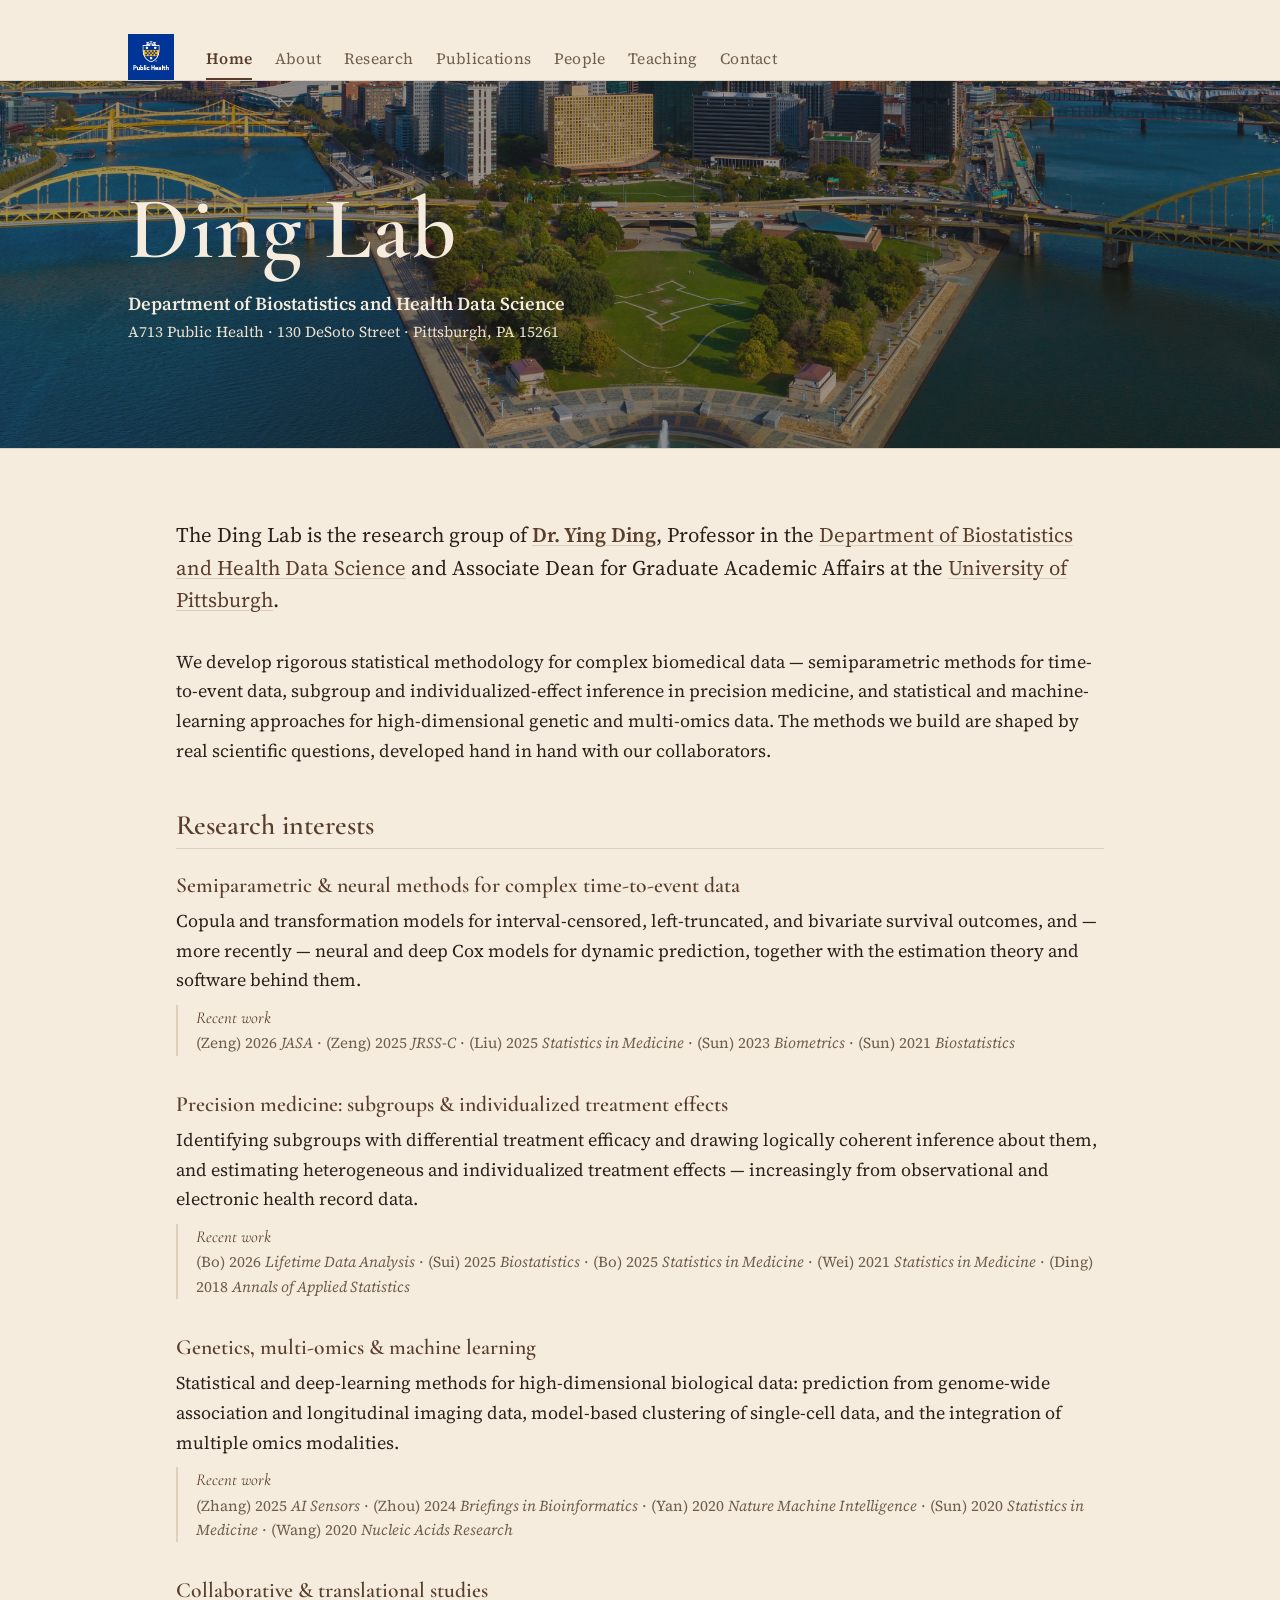
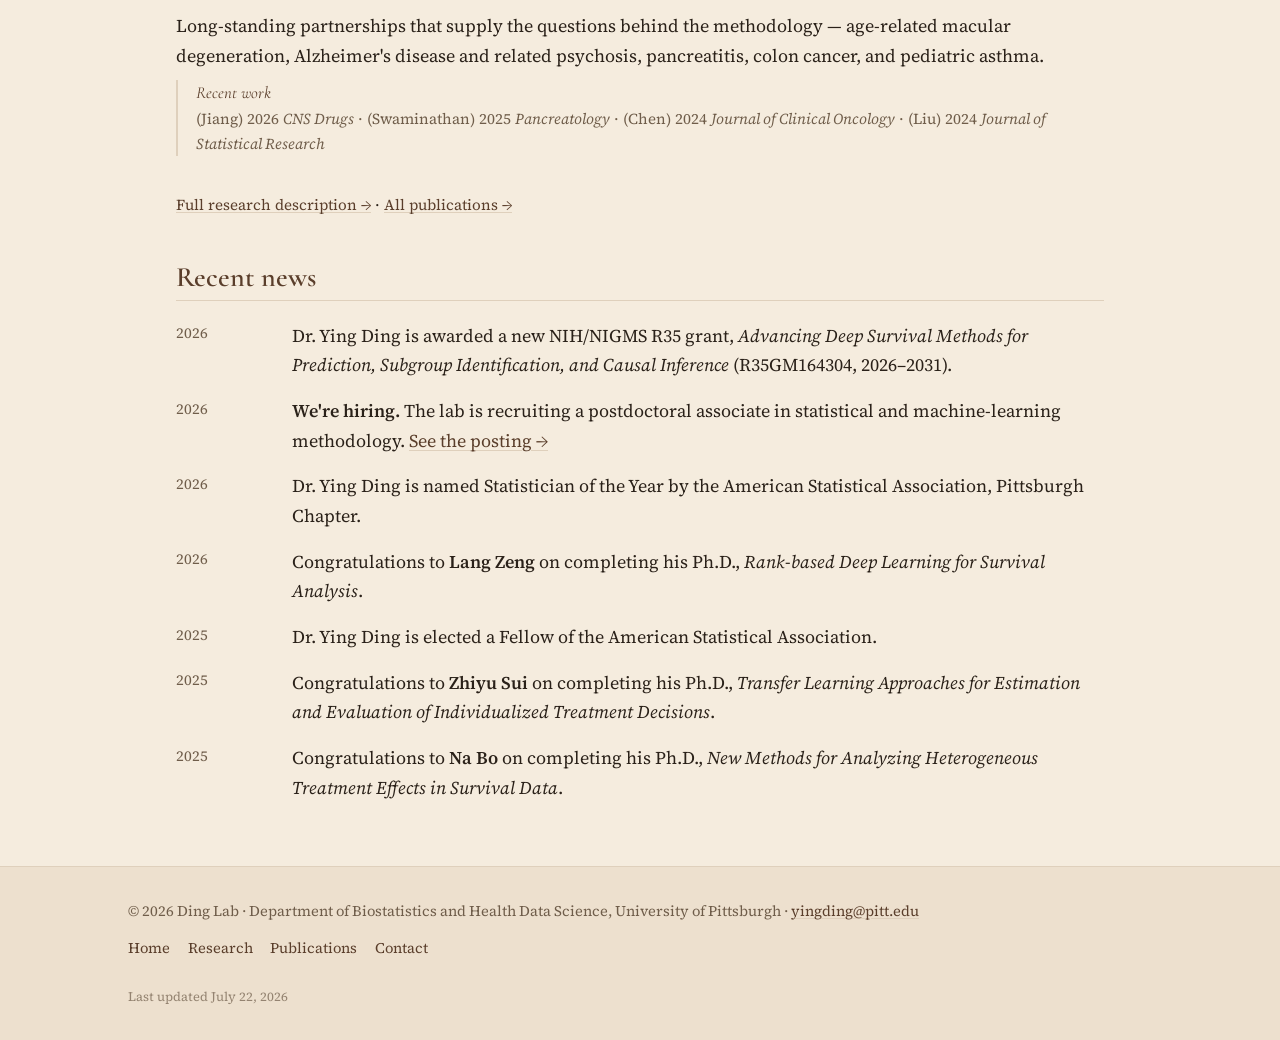
<file: index.html>
<!DOCTYPE html>
<html lang="en">
<head>
  <meta charset="utf-8">
  <meta name="viewport" content="width=device-width, initial-scale=1">
  <title>Ding Lab — Biostatistics, University of Pittsburgh</title>
  <meta name="description" content="The Ding Lab, led by Ying Ding at the University of Pittsburgh, develops statistical methods for complex survival and multi-omics data in service of precision medicine.">
  <link rel="preconnect" href="https://fonts.googleapis.com">
  <link rel="preconnect" href="https://fonts.gstatic.com" crossorigin>
  <link rel="stylesheet" href="https://fonts.googleapis.com/css2?family=Cormorant+Garamond:ital,wght@0,500;0,600;1,500;1,600&family=Source+Serif+4:ital,wght@0,400;0,600;1,400&display=swap">
  <link rel="stylesheet" href="assets/css/style.css">
</head>
<body>
  <a class="skip-link" href="#main">Skip to content</a>

  <!-- ===== SHARED HEADER — keep identical across all pages (only aria-current moves) ===== -->
  <header class="site-header">
    <div class="wrap site-header-inner">
      <a class="site-badge-link" href="https://www.publichealth.pitt.edu/">
        <img class="site-badge" src="assets/img/School_of_Public_Health.png" alt="University of Pittsburgh School of Public Health">
      </a>
      <nav class="main-nav" aria-label="Primary">
        <ul>
          <li><a href="index.html" aria-current="page">Home</a></li>
          <li><a href="about.html">About</a></li>
          <li><a href="research.html">Research</a></li>
          <li><a href="publications.html">Publications</a></li>
          <li><a href="people.html">People</a></li>
          <li><a href="teaching.html">Teaching</a></li>
          <li><a href="contact.html">Contact</a></li>
        </ul>
      </nav>
    </div>
  </header>
  <!-- ===== /SHARED HEADER ===== -->

  <!-- Hero banner. Background photo is set in CSS (.hero) — currently assets/img/pittsburgh.jpg.
       TODO: to swap it, change the url() in style.css (.hero). If a brighter photo is used,
       deepen the overlay alpha in style.css (.hero::before) so the cream text stays legible. -->
  <section class="hero" aria-label="Introduction">
    <div class="hero-inner">
      <h1 class="hero-title">Ding Lab</h1>
      <div class="affiliation-text">
        <p class="aff-dept">Department of Biostatistics and Health Data Science</p>
        <p class="aff-addr">A713 Public Health &middot; 130 DeSoto Street &middot; Pittsburgh, PA 15261</p>
      </div>
    </div>
  </section>

  <main id="main">
    <section aria-label="About the lab">
      <p class="lead">The Ding Lab is the research group of
      <a href="https://www.publichealth.pitt.edu/directory/ying-ding"><strong>Dr. Ying Ding</strong></a>,
      Professor in the
      <a href="https://www.publichealth.pitt.edu/biostatistics">Department of Biostatistics and Health Data Science</a>
      and Associate Dean for Graduate Academic Affairs at the
      <a href="https://www.pitt.edu/">University of Pittsburgh</a>.</p>

      <p>We develop rigorous statistical methodology for complex biomedical data &mdash;
      semiparametric methods for time-to-event data, subgroup and individualized-effect inference
      in precision medicine, and statistical and machine-learning approaches for high-dimensional
      genetic and multi-omics data. The methods we build are shaped by real scientific questions,
      developed hand in hand with our collaborators.</p>
    </section>

    <section aria-labelledby="interests-heading">
      <h2 id="interests-heading">Research interests</h2>
      <!-- TODO: The citations below were pulled from Google Scholar (July 2026). Scholar is not
           always accurate — please check years/journals, and add or drop papers as you like.
           Format follows: (first author) year Journal. -->
      <div class="interests">

        <article class="interest">
          <h3 class="i-title">Semiparametric &amp; neural methods for complex time-to-event data</h3>
          <p class="i-desc">Copula and transformation models for interval-censored, left-truncated,
          and bivariate survival outcomes, and — more recently — neural and deep Cox models for
          dynamic prediction, together with the estimation theory and software behind them.</p>
          <p class="i-pubs"><span class="i-pubs-label">Recent work</span>
            (Zeng) 2026 <em>JASA</em> &middot;
            (Zeng) 2025 <em>JRSS-C</em> &middot;
            (Liu) 2025 <em>Statistics in Medicine</em> &middot;
            (Sun) 2023 <em>Biometrics</em> &middot;
            (Sun) 2021 <em>Biostatistics</em>
          </p>
        </article>

        <article class="interest">
          <h3 class="i-title">Precision medicine: subgroups &amp; individualized treatment effects</h3>
          <p class="i-desc">Identifying subgroups with differential treatment efficacy and drawing
          logically coherent inference about them, and estimating heterogeneous and individualized
          treatment effects — increasingly from observational and electronic health record data.</p>
          <p class="i-pubs"><span class="i-pubs-label">Recent work</span>
            (Bo) 2026 <em>Lifetime Data Analysis</em> &middot;
            (Sui) 2025 <em>Biostatistics</em> &middot;
            (Bo) 2025 <em>Statistics in Medicine</em> &middot;
            (Wei) 2021 <em>Statistics in Medicine</em> &middot;
            (Ding) 2018 <em>Annals of Applied Statistics</em>
          </p>
        </article>

        <article class="interest">
          <h3 class="i-title">Genetics, multi-omics &amp; machine learning</h3>
          <p class="i-desc">Statistical and deep-learning methods for high-dimensional biological
          data: prediction from genome-wide association and longitudinal imaging data, model-based
          clustering of single-cell data, and the integration of multiple omics modalities.</p>
          <p class="i-pubs"><span class="i-pubs-label">Recent work</span>
            (Zhang) 2025 <em>AI Sensors</em> &middot;
            (Zhou) 2024 <em>Briefings in Bioinformatics</em> &middot;
            (Yan) 2020 <em>Nature Machine Intelligence</em> &middot;
            (Sun) 2020 <em>Statistics in Medicine</em> &middot;
            (Wang) 2020 <em>Nucleic Acids Research</em>
          </p>
        </article>

        <article class="interest">
          <h3 class="i-title">Collaborative &amp; translational studies</h3>
          <p class="i-desc">Long-standing partnerships that supply the questions behind the
          methodology — age-related macular degeneration, Alzheimer's disease and related psychosis,
          pancreatitis, colon cancer, and pediatric asthma.</p>
          <p class="i-pubs"><span class="i-pubs-label">Recent work</span>
            (Jiang) 2026 <em>CNS Drugs</em> &middot;
            (Swaminathan) 2025 <em>Pancreatology</em> &middot;
            (Chen) 2024 <em>Journal of Clinical Oncology</em> &middot;
            (Liu) 2024 <em>Journal of Statistical Research</em>
          </p>
        </article>

      </div>
      <p class="i-more"><a href="research.html">Full research description &rarr;</a> &middot;
      <a href="publications.html">All publications &rarr;</a></p>
    </section>

    <section aria-labelledby="news-heading">
      <h2 id="news-heading">Recent news</h2>
      <!-- TODO: These items are drawn from Dr. Ding's June 2026 CV. Add new items on top as they
           happen (defences, awards, papers, talks); the newest should come first. -->
      <ul class="news">
        <li>
          <span class="news-date">2026</span>
          <p>Dr. Ying Ding is awarded a new NIH/NIGMS R35 grant, <em>Advancing Deep Survival Methods
          for Prediction, Subgroup Identification, and Causal Inference</em> (R35GM164304, 2026&ndash;2031).</p>
        </li>
        <li>
          <span class="news-date">2026</span>
          <p><strong>We're hiring.</strong> The lab is recruiting a postdoctoral associate in
          statistical and machine-learning methodology. <a href="people.html#openings">See the posting &rarr;</a></p>
        </li>
        <li>
          <span class="news-date">2026</span>
          <p>Dr. Ying Ding is named Statistician of the Year by the American Statistical Association,
          Pittsburgh Chapter.</p>
        </li>
        <li>
          <span class="news-date">2026</span>
          <p>Congratulations to <strong>Lang Zeng</strong> on completing his Ph.D.,
          <em>Rank-based Deep Learning for Survival Analysis</em>.</p>
        </li>
        <li>
          <span class="news-date">2025</span>
          <p>Dr. Ying Ding is elected a Fellow of the American Statistical Association.</p>
        </li>
        <li>
          <span class="news-date">2025</span>
          <p>Congratulations to <strong>Zhiyu Sui</strong> on completing his Ph.D.,
          <em>Transfer Learning Approaches for Estimation and Evaluation of Individualized Treatment Decisions</em>.</p>
        </li>
        <li>
          <span class="news-date">2025</span>
          <p>Congratulations to <strong>Na Bo</strong> on completing his Ph.D.,
          <em>New Methods for Analyzing Heterogeneous Treatment Effects in Survival Data</em>.</p>
        </li>
      </ul>
    </section>

  </main>

  <!-- ===== SHARED FOOTER — keep identical across all pages ===== -->
  <footer class="site-footer">
    <div class="wrap foot-inner">
      <!-- TODO: update the year (or wire up a small script) -->
      <p>&copy; 2026 Ding Lab &middot; Department of Biostatistics and Health Data Science, <span class="pitt">University of Pittsburgh</span> &middot; <a href="mailto:yingding@pitt.edu">yingding@pitt.edu</a></p>
      <nav aria-label="Footer">
        <ul>
          <li><a href="index.html">Home</a></li>
          <li><a href="research.html">Research</a></li>
          <li><a href="publications.html">Publications</a></li>
          <li><a href="contact.html">Contact</a></li>
        </ul>
      </nav>
      <p class="last-updated">Last updated July 22, 2026</p>
    </div>
  </footer>
  <!-- ===== /SHARED FOOTER ===== -->
</body>
</html>
</file>
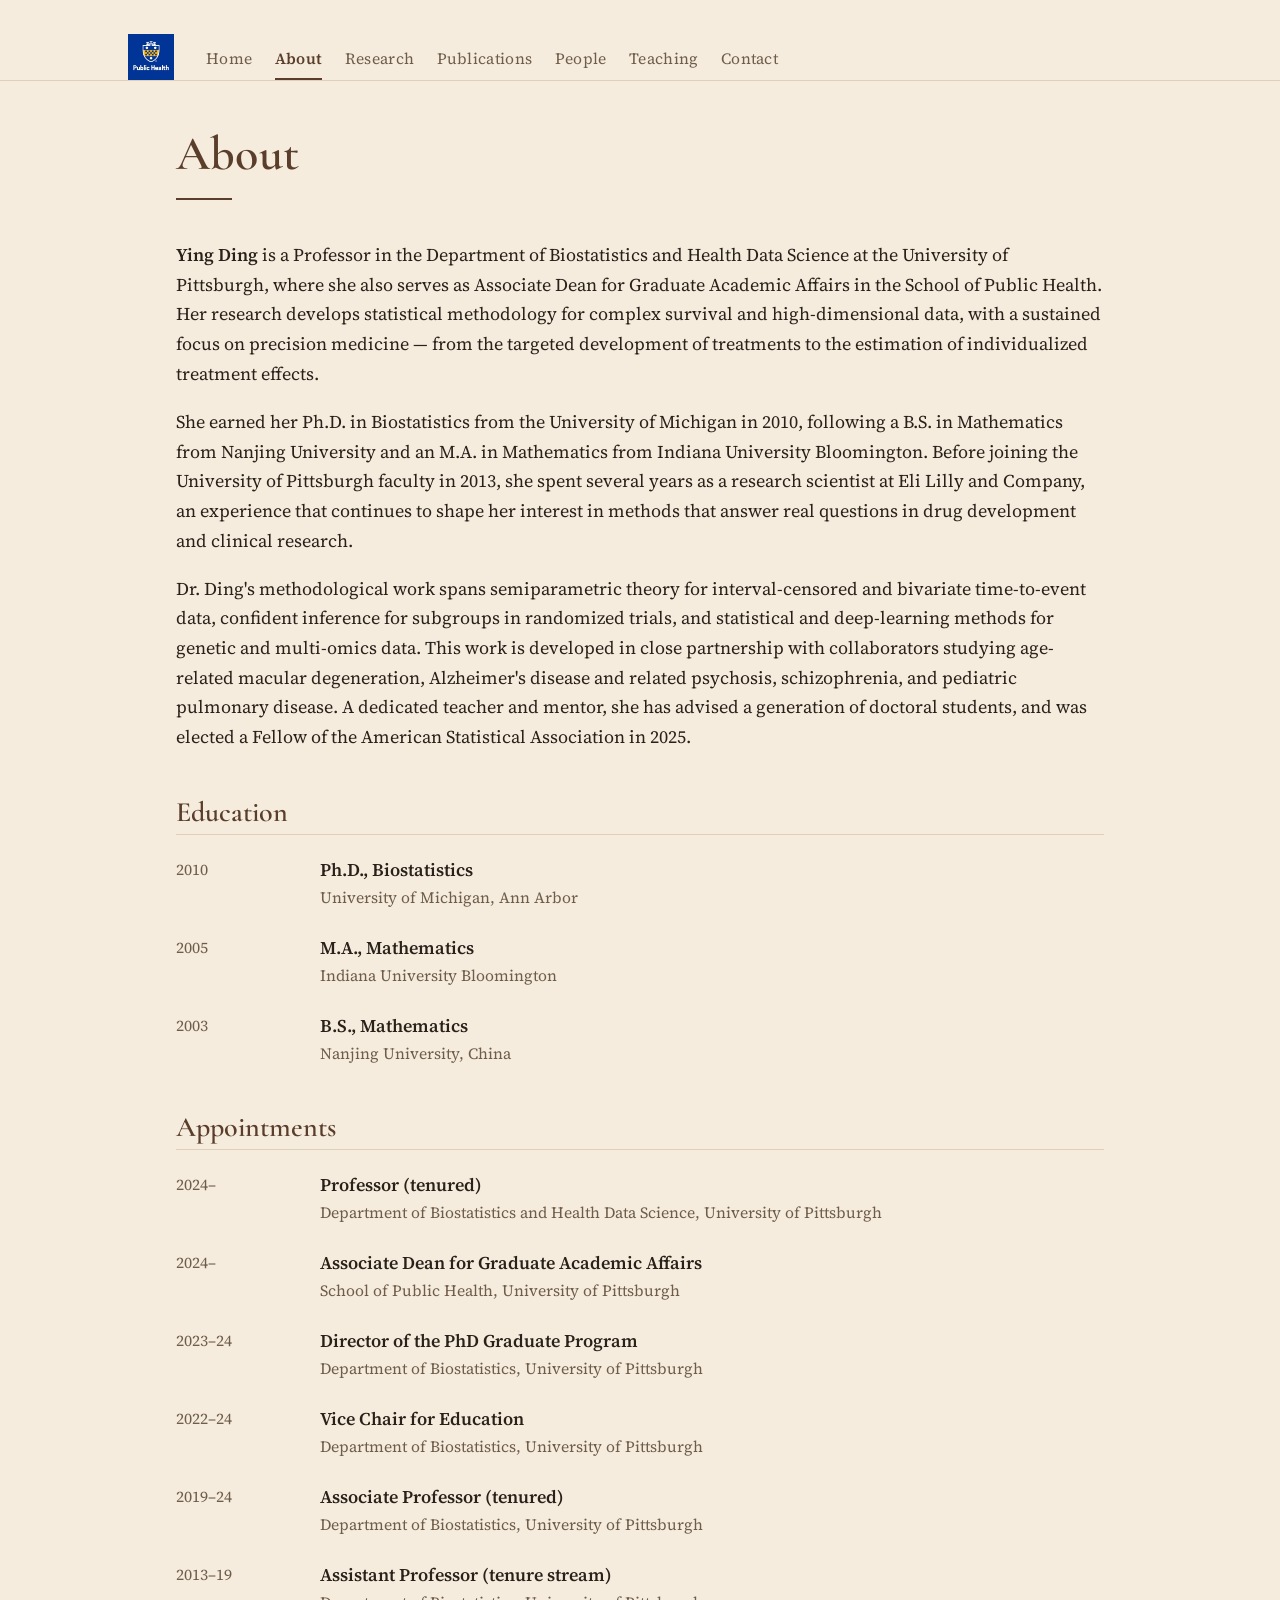
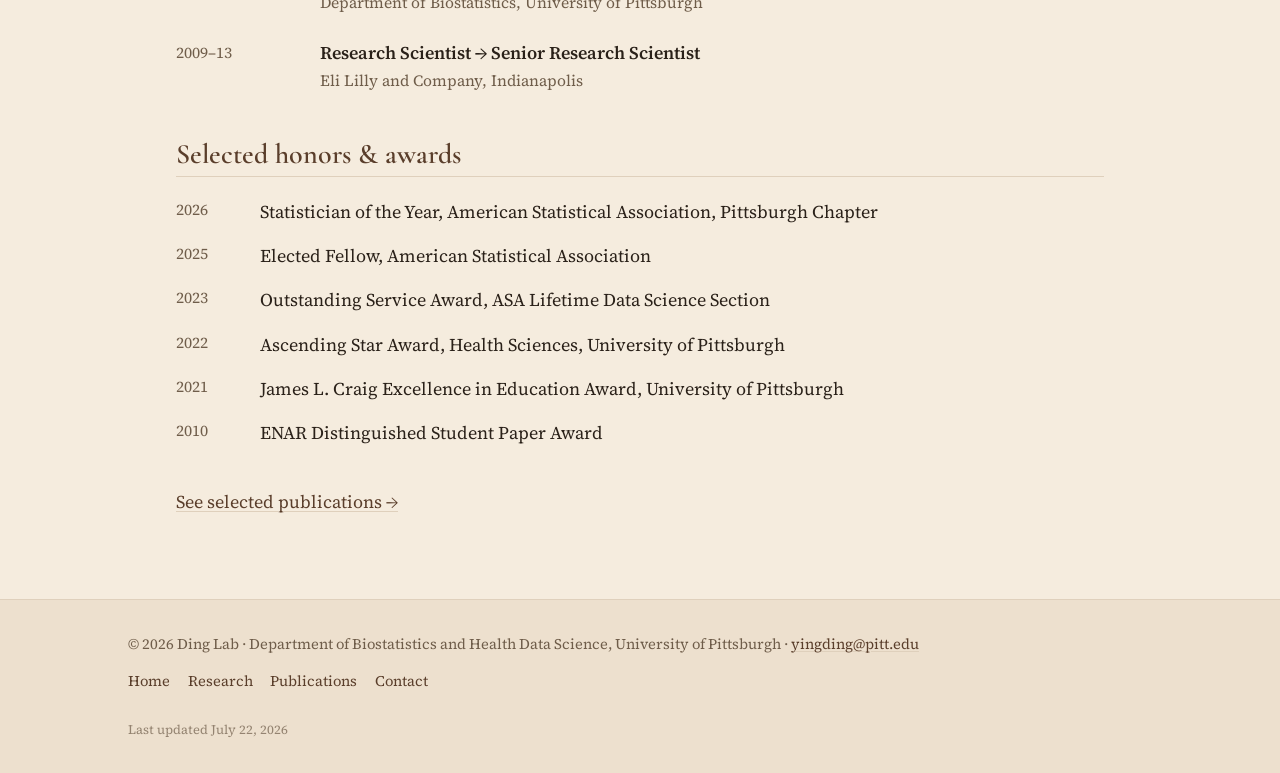
<file: about.html>
<!DOCTYPE html>
<html lang="en">
<head>
  <meta charset="utf-8">
  <meta name="viewport" content="width=device-width, initial-scale=1">
  <title>About — Ding Lab</title>
  <meta name="description" content="Biography, education, and academic appointments of Ying Ding, Professor of Biostatistics and Health Data Science at the University of Pittsburgh.">
  <link rel="preconnect" href="https://fonts.googleapis.com">
  <link rel="preconnect" href="https://fonts.gstatic.com" crossorigin>
  <link rel="stylesheet" href="https://fonts.googleapis.com/css2?family=Cormorant+Garamond:ital,wght@0,500;0,600;1,500;1,600&family=Source+Serif+4:ital,wght@0,400;0,600;1,400&display=swap">
  <link rel="stylesheet" href="assets/css/style.css">
</head>
<body>
  <a class="skip-link" href="#main">Skip to content</a>

  <!-- ===== SHARED HEADER — keep identical across all pages (only aria-current moves) ===== -->
  <header class="site-header">
    <div class="wrap site-header-inner">
      <a class="site-badge-link" href="https://www.publichealth.pitt.edu/">
        <img class="site-badge" src="assets/img/School_of_Public_Health.png" alt="University of Pittsburgh School of Public Health">
      </a>
      <nav class="main-nav" aria-label="Primary">
        <ul>
          <li><a href="index.html">Home</a></li>
          <li><a href="about.html" aria-current="page">About</a></li>
          <li><a href="research.html">Research</a></li>
          <li><a href="publications.html">Publications</a></li>
          <li><a href="people.html">People</a></li>
          <li><a href="teaching.html">Teaching</a></li>
          <li><a href="contact.html">Contact</a></li>
        </ul>
      </nav>
    </div>
  </header>
  <!-- ===== /SHARED HEADER ===== -->

  <main id="main">
    <div class="page-header">
      <h1 class="page-title">About</h1>
      <hr class="rule">
    </div>

    <section aria-label="Biography">
      <!-- TODO: review the biography below for accuracy and voice; edit freely. -->
      <p><strong>Ying Ding</strong> is a Professor in the Department of Biostatistics and Health Data
      Science at the <span class="pitt">University of Pittsburgh</span>, where she also serves as
      Associate Dean for Graduate Academic Affairs in the School of Public Health. Her research
      develops statistical methodology for complex survival and high-dimensional data, with a
      sustained focus on precision medicine &mdash; from the targeted development of treatments to the
      estimation of individualized treatment effects.</p>

      <p>She earned her Ph.D. in Biostatistics from the University of Michigan in 2010,
      following a B.S. in Mathematics from Nanjing University and an M.A. in Mathematics
      from Indiana University Bloomington. Before joining the <span class="pitt">University of
      Pittsburgh</span> faculty in 2013, she spent several years as a research scientist at Eli Lilly
      and Company, an experience that continues to shape her interest in methods that answer real
      questions in drug development and clinical research.</p>

      <p>Dr. Ding's methodological work spans semiparametric theory for interval-censored and
      bivariate time-to-event data, confident inference for subgroups in randomized trials, and
      statistical and deep-learning methods for genetic and multi-omics data. This work is developed
      in close partnership with collaborators studying age-related macular degeneration, Alzheimer's
      disease and related psychosis, schizophrenia, and pediatric pulmonary disease. A dedicated
      teacher and mentor, she has advised a generation of doctoral students, and was elected a Fellow
      of the American Statistical Association in 2025.</p>
    </section>

    <section aria-labelledby="education-heading">
      <h2 id="education-heading">Education</h2>
      <div class="cv-list">
        <div class="cv-item">
          <span class="cv-when">2010</span>
          <p class="cv-what"><span class="cv-role">Ph.D., Biostatistics</span>
            <span class="cv-where">University of Michigan, Ann Arbor</span></p>
        </div>
        <div class="cv-item">
          <span class="cv-when">2005</span>
          <p class="cv-what"><span class="cv-role">M.A., Mathematics</span>
            <span class="cv-where">Indiana University Bloomington</span></p>
        </div>
        <div class="cv-item">
          <span class="cv-when">2003</span>
          <p class="cv-what"><span class="cv-role">B.S., Mathematics</span>
            <span class="cv-where">Nanjing University, China</span></p>
        </div>
      </div>
    </section>

    <section aria-labelledby="appointments-heading">
      <h2 id="appointments-heading">Appointments</h2>
      <div class="cv-list">
        <div class="cv-item">
          <span class="cv-when">2024&ndash;</span>
          <p class="cv-what"><span class="cv-role">Professor (tenured)</span>
            <span class="cv-where">Department of Biostatistics and Health Data Science, University of Pittsburgh</span></p>
        </div>
        <div class="cv-item">
          <span class="cv-when">2024&ndash;</span>
          <p class="cv-what"><span class="cv-role">Associate Dean for Graduate Academic Affairs</span>
            <span class="cv-where">School of Public Health, University of Pittsburgh</span></p>
        </div>
        <div class="cv-item">
          <span class="cv-when">2023&ndash;24</span>
          <p class="cv-what"><span class="cv-role">Director of the PhD Graduate Program</span>
            <span class="cv-where">Department of Biostatistics, University of Pittsburgh</span></p>
        </div>
        <div class="cv-item">
          <span class="cv-when">2022&ndash;24</span>
          <p class="cv-what"><span class="cv-role">Vice Chair for Education</span>
            <span class="cv-where">Department of Biostatistics, University of Pittsburgh</span></p>
        </div>
        <div class="cv-item">
          <span class="cv-when">2019&ndash;24</span>
          <p class="cv-what"><span class="cv-role">Associate Professor (tenured)</span>
            <span class="cv-where">Department of Biostatistics, University of Pittsburgh</span></p>
        </div>
        <div class="cv-item">
          <span class="cv-when">2013&ndash;19</span>
          <p class="cv-what"><span class="cv-role">Assistant Professor (tenure stream)</span>
            <span class="cv-where">Department of Biostatistics, University of Pittsburgh</span></p>
        </div>
        <div class="cv-item">
          <span class="cv-when">2009&ndash;13</span>
          <p class="cv-what"><span class="cv-role">Research Scientist &rarr; Senior Research Scientist</span>
            <span class="cv-where">Eli Lilly and Company, Indianapolis</span></p>
        </div>
      </div>
    </section>

    <section aria-labelledby="honors-heading">
      <h2 id="honors-heading">Selected honors &amp; awards</h2>
      <!-- TODO: add or prune awards as desired; full list in CV. -->
      <ul class="stack-list">
        <li><span class="yr">2026</span><span>Statistician of the Year, American Statistical Association, Pittsburgh Chapter</span></li>
        <li><span class="yr">2025</span><span>Elected Fellow, American Statistical Association</span></li>
        <li><span class="yr">2023</span><span>Outstanding Service Award, ASA Lifetime Data Science Section</span></li>
        <li><span class="yr">2022</span><span>Ascending Star Award, Health Sciences, University of Pittsburgh</span></li>
        <li><span class="yr">2021</span><span>James L. Craig Excellence in Education Award, University of Pittsburgh</span></li>
        <li><span class="yr">2010</span><span>ENAR Distinguished Student Paper Award</span></li>
      </ul>
    </section>

    <p style="margin-top:2.5rem;"><a href="publications.html">See selected publications &rarr;</a></p>
  </main>

  <!-- ===== SHARED FOOTER — keep identical across all pages ===== -->
  <footer class="site-footer">
    <div class="wrap foot-inner">
      <!-- TODO: update the year (or wire up a small script) -->
      <p>&copy; 2026 Ding Lab &middot; Department of Biostatistics and Health Data Science, <span class="pitt">University of Pittsburgh</span> &middot; <a href="mailto:yingding@pitt.edu">yingding@pitt.edu</a></p>
      <nav aria-label="Footer">
        <ul>
          <li><a href="index.html">Home</a></li>
          <li><a href="research.html">Research</a></li>
          <li><a href="publications.html">Publications</a></li>
          <li><a href="contact.html">Contact</a></li>
        </ul>
      </nav>
      <p class="last-updated">Last updated July 22, 2026</p>
    </div>
  </footer>
  <!-- ===== /SHARED FOOTER ===== -->
</body>
</html>
</file>
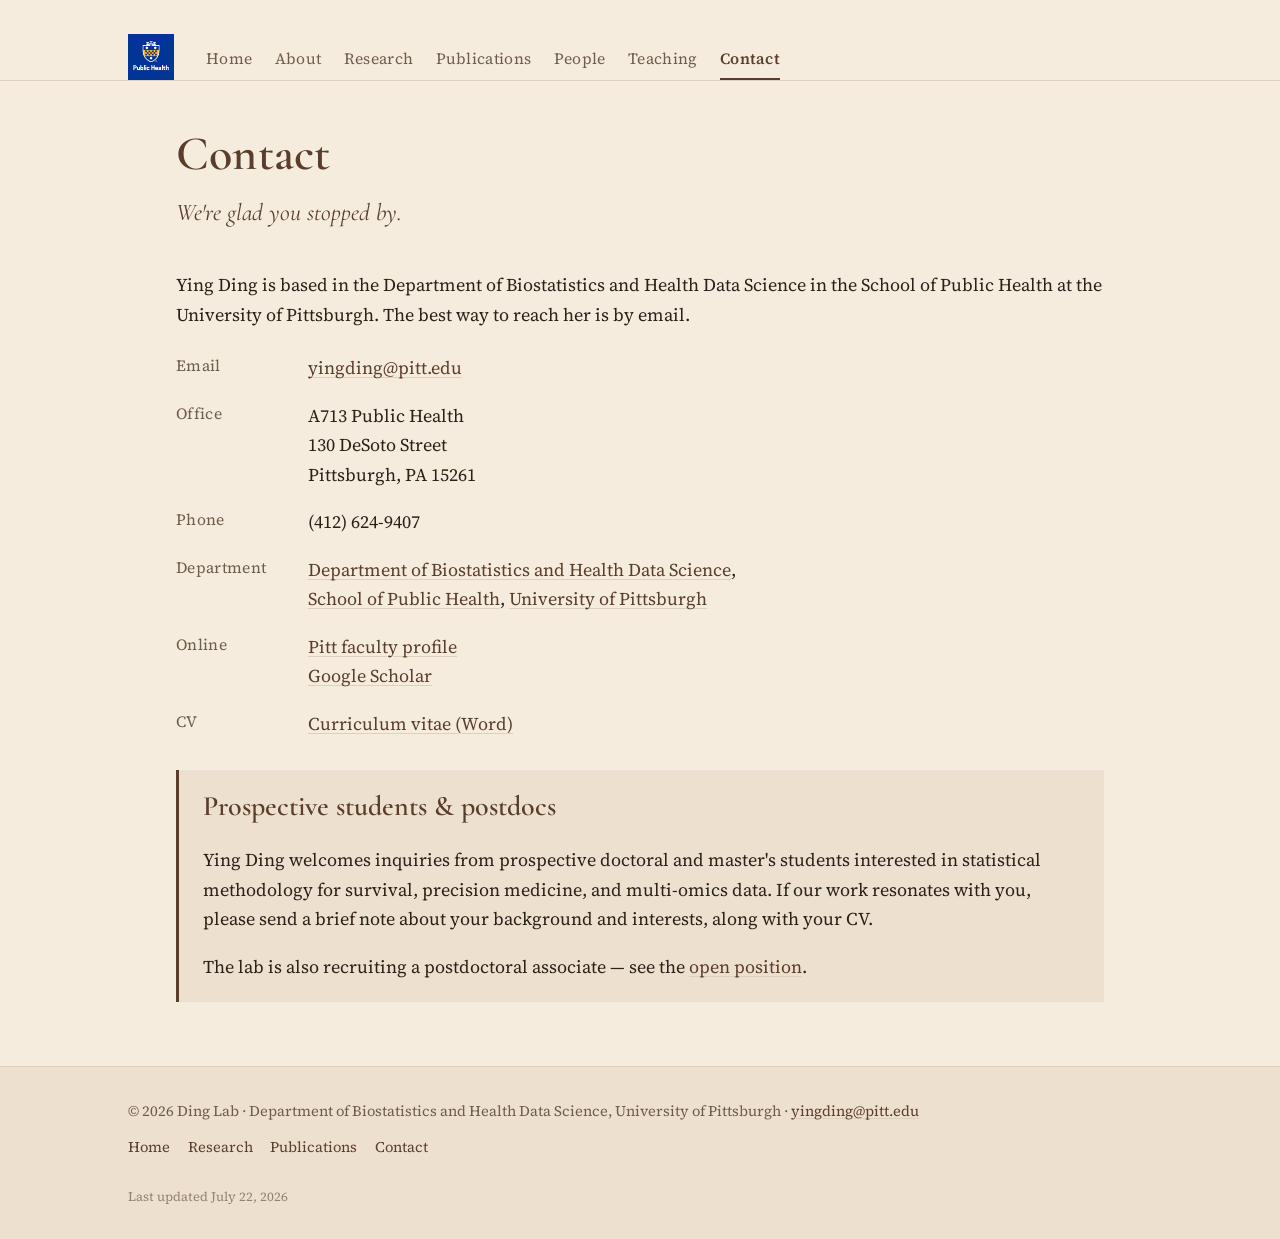
<file: contact.html>
<!DOCTYPE html>
<html lang="en">
<head>
  <meta charset="utf-8">
  <meta name="viewport" content="width=device-width, initial-scale=1">
  <title>Contact — Ding Lab</title>
  <meta name="description" content="Contact Ying Ding, Department of Biostatistics and Health Data Science, University of Pittsburgh — email, office, and department affiliation.">
  <link rel="preconnect" href="https://fonts.googleapis.com">
  <link rel="preconnect" href="https://fonts.gstatic.com" crossorigin>
  <link rel="stylesheet" href="https://fonts.googleapis.com/css2?family=Cormorant+Garamond:ital,wght@0,500;0,600;1,500;1,600&family=Source+Serif+4:ital,wght@0,400;0,600;1,400&display=swap">
  <link rel="stylesheet" href="assets/css/style.css">
</head>
<body>
  <a class="skip-link" href="#main">Skip to content</a>

  <!-- ===== SHARED HEADER — keep identical across all pages (only aria-current moves) ===== -->
  <header class="site-header">
    <div class="wrap site-header-inner">
      <a class="site-badge-link" href="https://www.publichealth.pitt.edu/">
        <img class="site-badge" src="assets/img/School_of_Public_Health.png" alt="University of Pittsburgh School of Public Health">
      </a>
      <nav class="main-nav" aria-label="Primary">
        <ul>
          <li><a href="index.html">Home</a></li>
          <li><a href="about.html">About</a></li>
          <li><a href="research.html">Research</a></li>
          <li><a href="publications.html">Publications</a></li>
          <li><a href="people.html">People</a></li>
          <li><a href="teaching.html">Teaching</a></li>
          <li><a href="contact.html" aria-current="page">Contact</a></li>
        </ul>
      </nav>
    </div>
  </header>
  <!-- ===== /SHARED HEADER ===== -->

  <main id="main">
    <div class="page-header">
      <h1 class="page-title">Contact</h1>
      <p class="lead-italic">We're glad you stopped by.</p>
    </div>

    <section aria-label="Contact details">
      <p>Ying Ding is based in the Department of Biostatistics and Health Data Science in the School
      of Public Health at the <span class="pitt">University of Pittsburgh</span>. The best way to
      reach her is by email.</p>

      <div class="contact-list">
        <div class="c-row">
          <span class="c-label">Email</span>
          <p class="c-value"><a href="mailto:yingding@pitt.edu">yingding@pitt.edu</a></p>
        </div>
        <div class="c-row">
          <span class="c-label">Office</span>
          <p class="c-value">A713 Public Health<br>130 DeSoto Street<br>Pittsburgh, PA 15261</p>
        </div>
        <div class="c-row">
          <span class="c-label">Phone</span>
          <p class="c-value">(412) 624-9407</p>
        </div>
        <div class="c-row">
          <span class="c-label">Department</span>
          <p class="c-value"><a href="https://www.publichealth.pitt.edu/biostatistics">Department of Biostatistics and Health Data Science</a>,<br><a href="https://www.publichealth.pitt.edu/">School of Public Health</a>, <a href="https://www.pitt.edu/"><span class="pitt">University of Pittsburgh</span></a></p>
        </div>
        <div class="c-row">
          <span class="c-label">Online</span>
          <p class="c-value">
            <a href="https://www.publichealth.pitt.edu/directory/ying-ding">Pitt faculty profile</a><br>
            <a href="https://scholar.google.com/citations?user=g1oszqIAAAAJ&amp;hl=en">Google Scholar</a>
          </p>
        </div>
        <div class="c-row">
          <span class="c-label">CV</span>
          <!-- TODO: swap to a PDF when available (see note on the About page). -->
          <p class="c-value"><a href="assets/Ding_Ying_CV_2026.docx">Curriculum vitae (Word)</a></p>
        </div>
      </div>
    </section>

    <div class="callout">
      <h2>Prospective students &amp; postdocs</h2>
      <!-- TODO: tailor this note; adjust for how Dr. Ding prefers to be contacted. -->
      <p>Ying Ding welcomes inquiries from prospective doctoral and master's students interested in
      statistical methodology for survival, precision medicine, and multi-omics data. If our work
      resonates with you, please send a brief note about your background and interests, along with
      your CV.</p>
      <p>The lab is also recruiting a postdoctoral associate &mdash; see the
      <a href="people.html#openings">open position</a>.</p>
    </div>
  </main>

  <!-- ===== SHARED FOOTER — keep identical across all pages ===== -->
  <footer class="site-footer">
    <div class="wrap foot-inner">
      <!-- TODO: update the year (or wire up a small script) -->
      <p>&copy; 2026 Ding Lab &middot; Department of Biostatistics and Health Data Science, <span class="pitt">University of Pittsburgh</span> &middot; <a href="mailto:yingding@pitt.edu">yingding@pitt.edu</a></p>
      <nav aria-label="Footer">
        <ul>
          <li><a href="index.html">Home</a></li>
          <li><a href="research.html">Research</a></li>
          <li><a href="publications.html">Publications</a></li>
          <li><a href="contact.html">Contact</a></li>
        </ul>
      </nav>
      <p class="last-updated">Last updated July 22, 2026</p>
    </div>
  </footer>
  <!-- ===== /SHARED FOOTER ===== -->
</body>
</html>
</file>
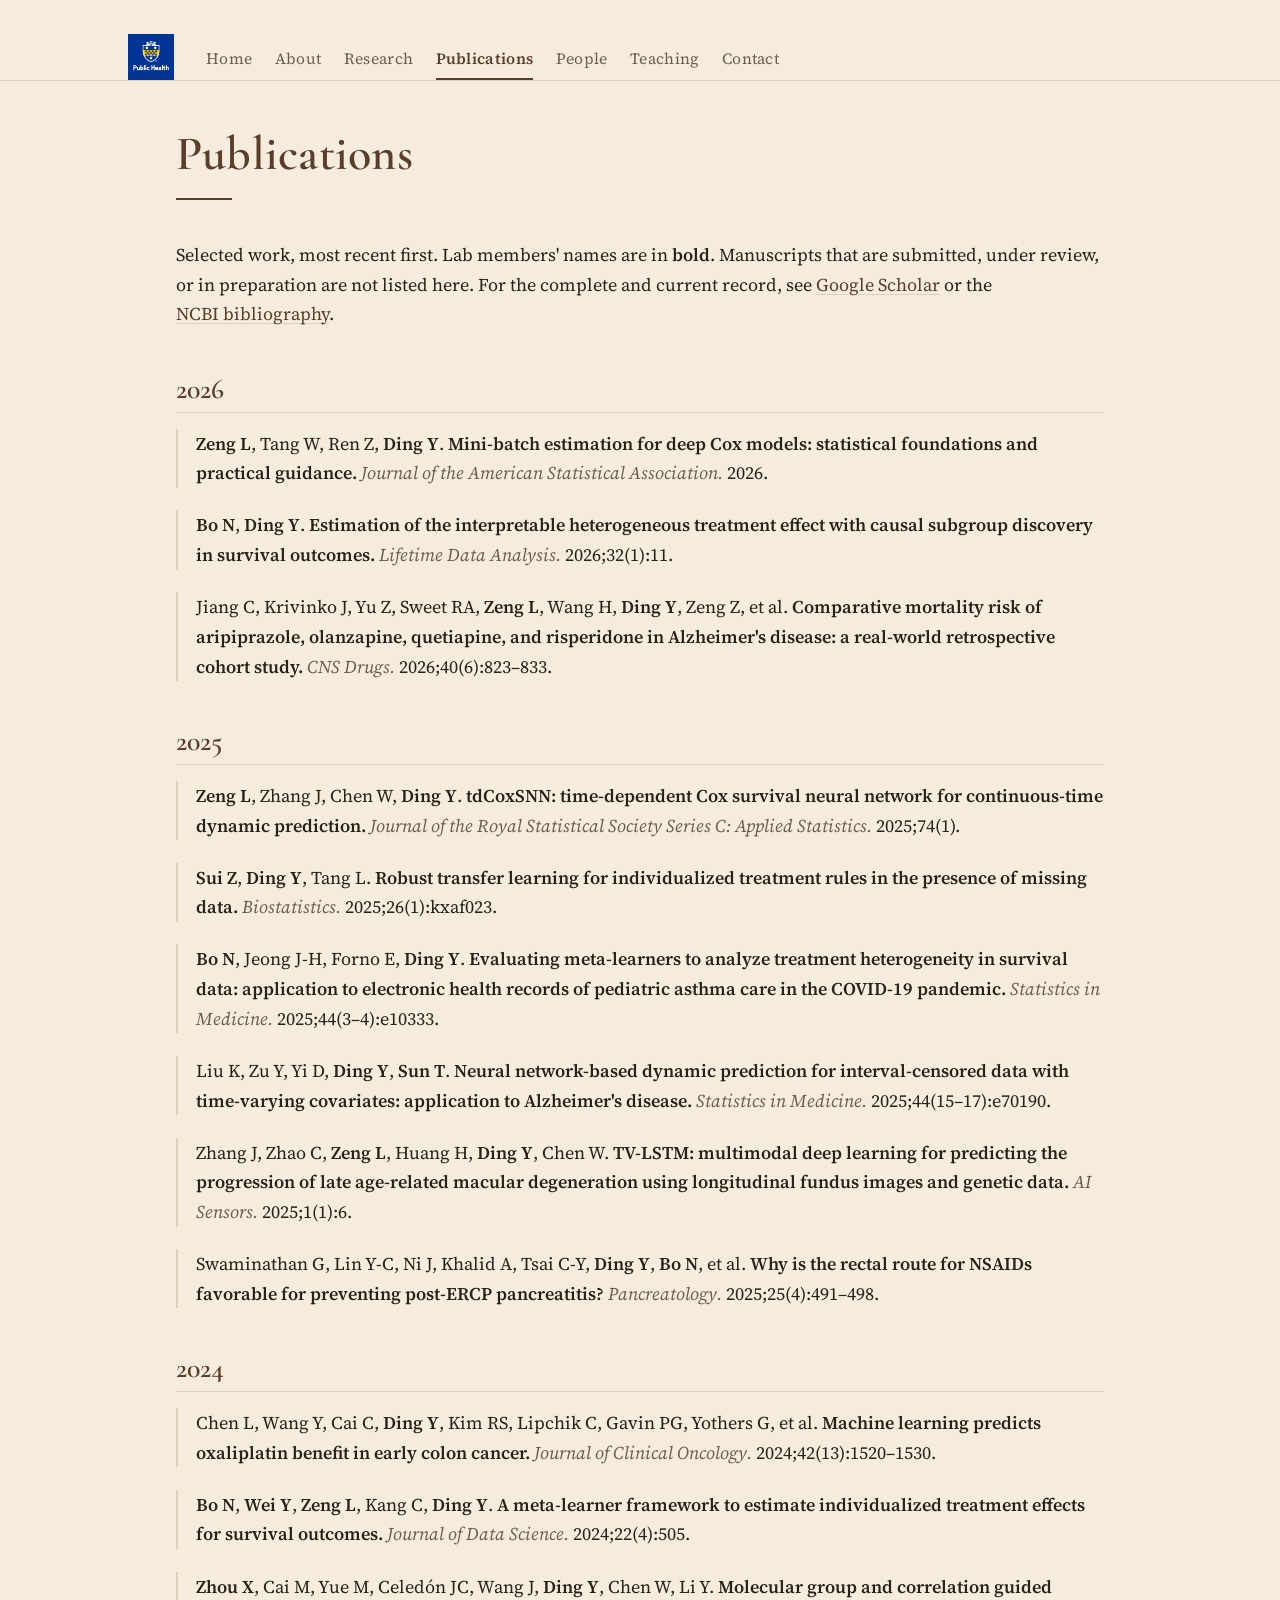
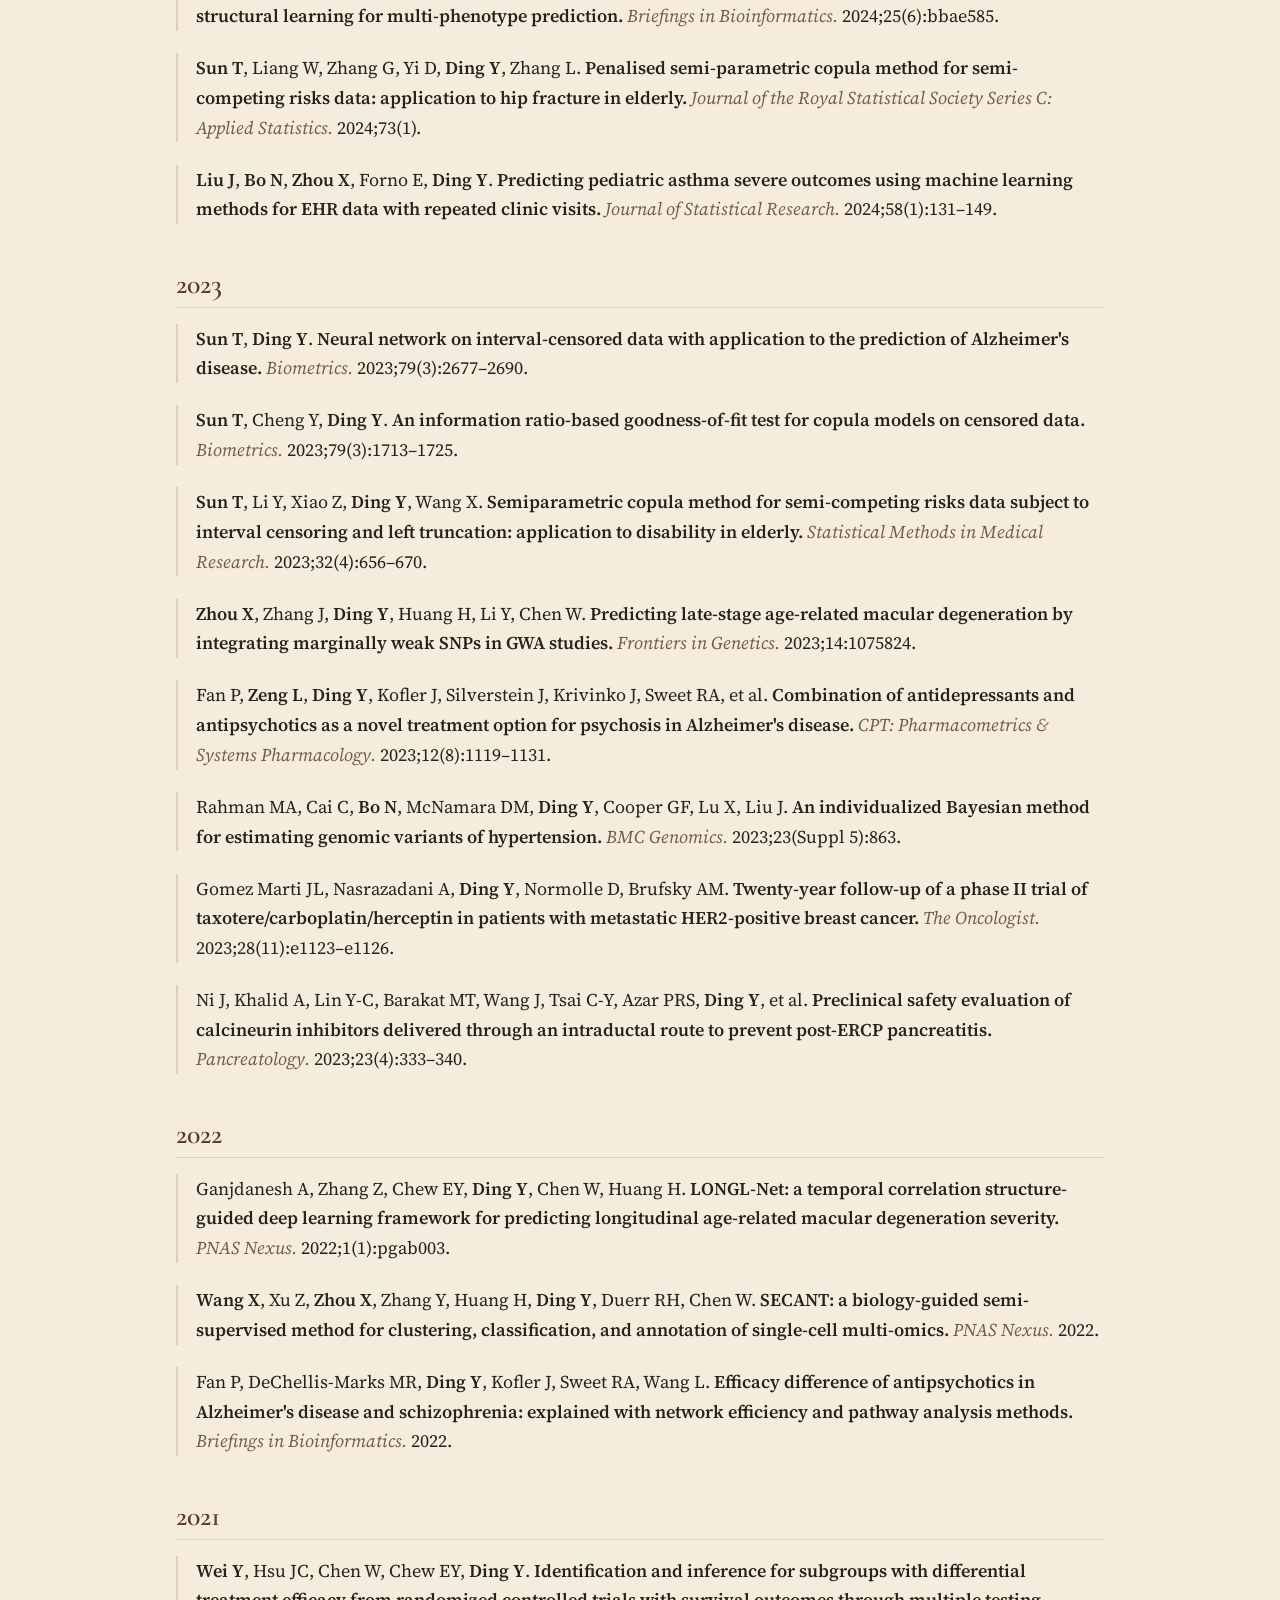
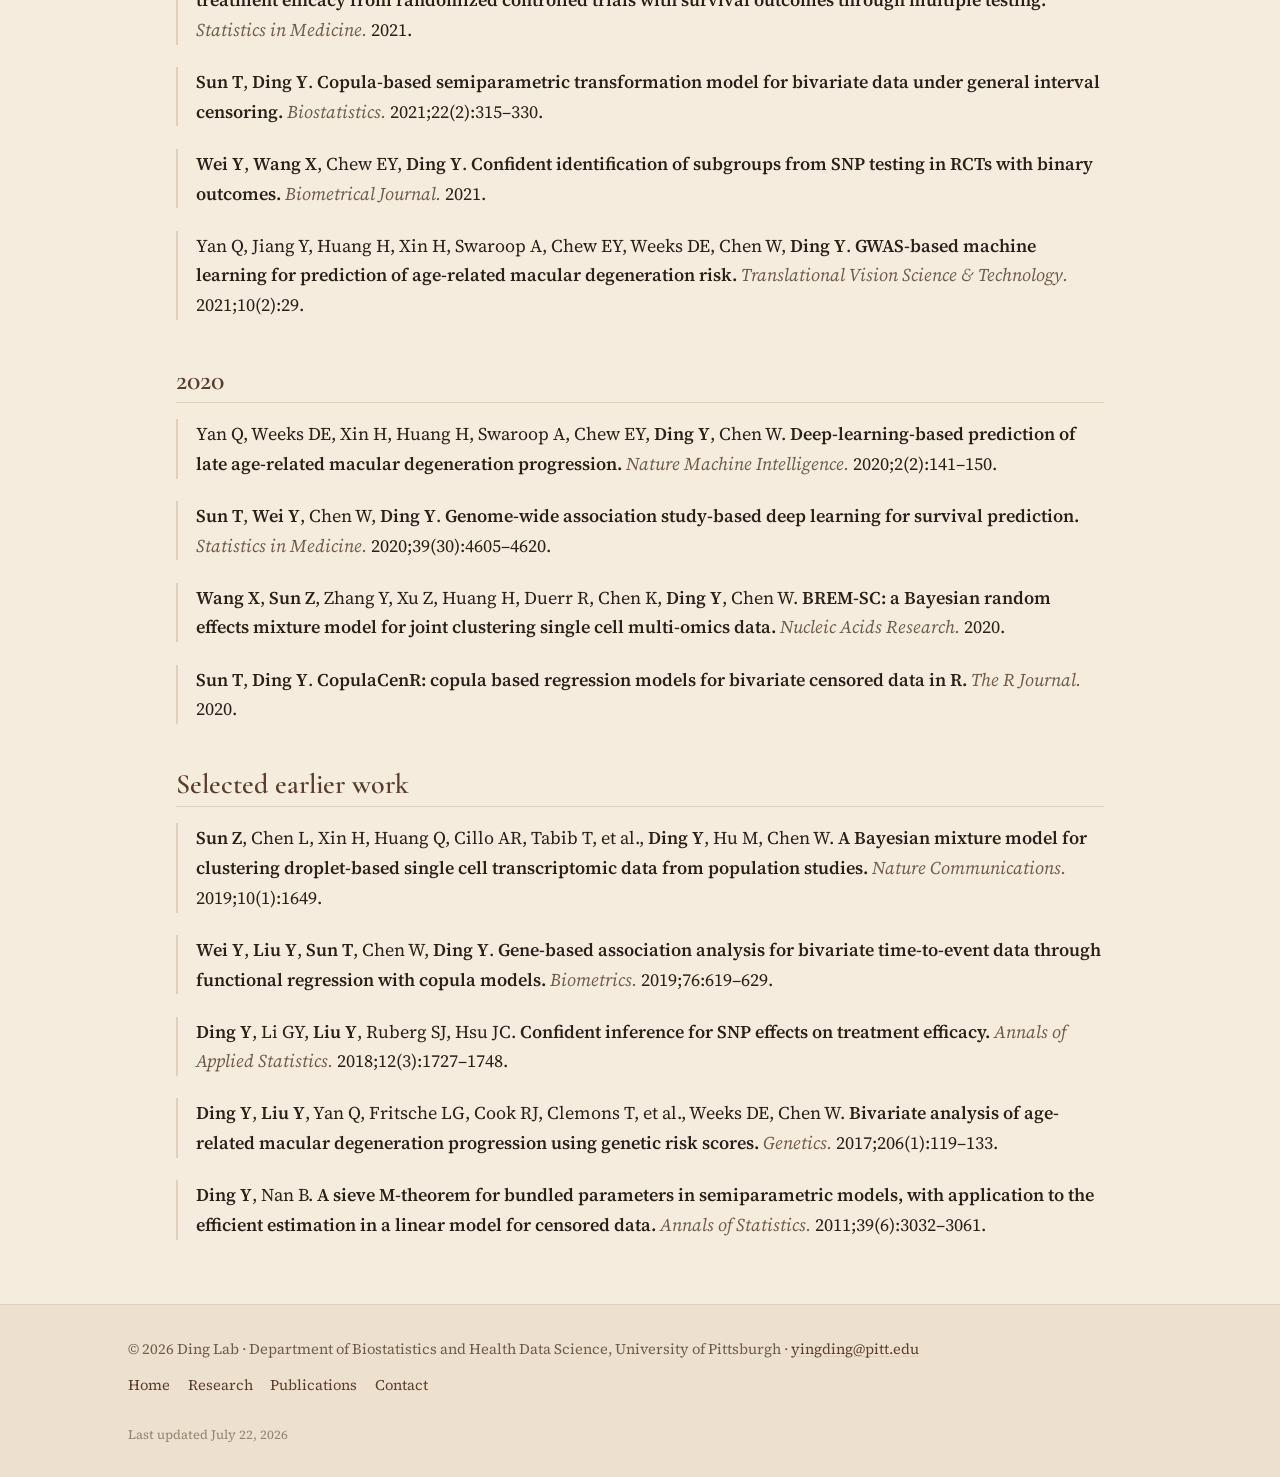
<file: publications.html>
<!DOCTYPE html>
<html lang="en">
<head>
  <meta charset="utf-8">
  <meta name="viewport" content="width=device-width, initial-scale=1">
  <title>Publications — Ding Lab</title>
  <meta name="description" content="Selected publications from the Ding Lab at the University of Pittsburgh, in biostatistics methodology and interdisciplinary collaboration.">
  <link rel="preconnect" href="https://fonts.googleapis.com">
  <link rel="preconnect" href="https://fonts.gstatic.com" crossorigin>
  <link rel="stylesheet" href="https://fonts.googleapis.com/css2?family=Cormorant+Garamond:ital,wght@0,500;0,600;1,500;1,600&family=Source+Serif+4:ital,wght@0,400;0,600;1,400&display=swap">
  <link rel="stylesheet" href="assets/css/style.css">
</head>
<body>
  <a class="skip-link" href="#main">Skip to content</a>

  <!-- ===== SHARED HEADER — keep identical across all pages (only aria-current moves) ===== -->
  <header class="site-header">
    <div class="wrap site-header-inner">
      <a class="site-badge-link" href="https://www.publichealth.pitt.edu/">
        <img class="site-badge" src="assets/img/School_of_Public_Health.png" alt="University of Pittsburgh School of Public Health">
      </a>
      <nav class="main-nav" aria-label="Primary">
        <ul>
          <li><a href="index.html">Home</a></li>
          <li><a href="about.html">About</a></li>
          <li><a href="research.html">Research</a></li>
          <li><a href="publications.html" aria-current="page">Publications</a></li>
          <li><a href="people.html">People</a></li>
          <li><a href="teaching.html">Teaching</a></li>
          <li><a href="contact.html">Contact</a></li>
        </ul>
      </nav>
    </div>
  </header>
  <!-- ===== /SHARED HEADER ===== -->

  <main id="main">
    <div class="page-header">
      <h1 class="page-title">Publications</h1>
      <hr class="rule">
    </div>

    <!-- TODO: Compiled from Google Scholar in July 2026. This list is *selected*, not exhaustive —
         conference abstracts and preprints are omitted, and papers where Ding was not clearly
         listed among the authors were left out and may need adding. Scholar is not always
         accurate: please spot-check years, volumes, and author order. -->
    <section aria-label="Overview">
      <p>Selected work, most recent first. Lab members' names are in <strong>bold</strong>.
      Manuscripts that are submitted, under review, or in preparation are not listed here.
      For the complete and current record, see
      <a href="https://scholar.google.com/citations?user=g1oszqIAAAAJ&amp;hl=en">Google&nbsp;Scholar</a>
      or the
      <a href="https://www.ncbi.nlm.nih.gov/sites/myncbi/1f510URSbxjQh/bibliography/47222780/public/?sort=date&amp;direction=ascending">NCBI&nbsp;bibliography</a>.</p>
    </section>


    <section aria-labelledby="y2026">
      <h2 class="pub-year" id="y2026">2026</h2>
      <ul class="pub-list">
        <li>
          <strong>Zeng L</strong>, Tang W, Ren Z, <strong>Ding Y</strong>.
          <span class="pub-title">Mini-batch estimation for deep Cox models: statistical foundations and practical guidance.</span>
          <span class="pub-venue">Journal of the American Statistical Association.</span> 2026.
        </li>
        <li>
          <strong>Bo N</strong>, <strong>Ding Y</strong>.
          <span class="pub-title">Estimation of the interpretable heterogeneous treatment effect with causal subgroup discovery in survival outcomes.</span>
          <span class="pub-venue">Lifetime Data Analysis.</span> 2026;32(1):11.
        </li>
        <li>
          Jiang C, Krivinko J, Yu Z, Sweet RA, <strong>Zeng L</strong>, Wang H, <strong>Ding Y</strong>, Zeng Z, et al.
          <span class="pub-title">Comparative mortality risk of aripiprazole, olanzapine, quetiapine, and risperidone in Alzheimer's disease: a real-world retrospective cohort study.</span>
          <span class="pub-venue">CNS Drugs.</span> 2026;40(6):823&ndash;833.
        </li>
      </ul>
    </section>

    <section aria-labelledby="y2025">
      <h2 class="pub-year" id="y2025">2025</h2>
      <ul class="pub-list">
        <li>
          <strong>Zeng L</strong>, Zhang J, Chen W, <strong>Ding Y</strong>.
          <span class="pub-title">tdCoxSNN: time-dependent Cox survival neural network for continuous-time dynamic prediction.</span>
          <span class="pub-venue">Journal of the Royal Statistical Society Series C: Applied Statistics.</span> 2025;74(1).
        </li>
        <li>
          <strong>Sui Z</strong>, <strong>Ding Y</strong>, Tang L.
          <span class="pub-title">Robust transfer learning for individualized treatment rules in the presence of missing data.</span>
          <span class="pub-venue">Biostatistics.</span> 2025;26(1):kxaf023.
        </li>
        <li>
          <strong>Bo N</strong>, Jeong J-H, Forno E, <strong>Ding Y</strong>.
          <span class="pub-title">Evaluating meta-learners to analyze treatment heterogeneity in survival data: application to electronic health records of pediatric asthma care in the COVID-19 pandemic.</span>
          <span class="pub-venue">Statistics in Medicine.</span> 2025;44(3&ndash;4):e10333.
        </li>
        <li>
          Liu K, Zu Y, Yi D, <strong>Ding Y</strong>, <strong>Sun T</strong>.
          <span class="pub-title">Neural network-based dynamic prediction for interval-censored data with time-varying covariates: application to Alzheimer's disease.</span>
          <span class="pub-venue">Statistics in Medicine.</span> 2025;44(15&ndash;17):e70190.
        </li>
        <li>
          Zhang J, Zhao C, <strong>Zeng L</strong>, Huang H, <strong>Ding Y</strong>, Chen W.
          <span class="pub-title">TV-LSTM: multimodal deep learning for predicting the progression of late age-related macular degeneration using longitudinal fundus images and genetic data.</span>
          <span class="pub-venue">AI Sensors.</span> 2025;1(1):6.
        </li>
        <li>
          Swaminathan G, Lin Y-C, Ni J, Khalid A, Tsai C-Y, <strong>Ding Y</strong>, <strong>Bo N</strong>, et al.
          <span class="pub-title">Why is the rectal route for NSAIDs favorable for preventing post-ERCP pancreatitis?</span>
          <span class="pub-venue">Pancreatology.</span> 2025;25(4):491&ndash;498.
        </li>
      </ul>
    </section>

    <section aria-labelledby="y2024">
      <h2 class="pub-year" id="y2024">2024</h2>
      <ul class="pub-list">
        <li>
          Chen L, Wang Y, Cai C, <strong>Ding Y</strong>, Kim RS, Lipchik C, Gavin PG, Yothers G, et al.
          <span class="pub-title">Machine learning predicts oxaliplatin benefit in early colon cancer.</span>
          <span class="pub-venue">Journal of Clinical Oncology.</span> 2024;42(13):1520&ndash;1530.
        </li>
        <li>
          <strong>Bo N</strong>, <strong>Wei Y</strong>, <strong>Zeng L</strong>, Kang C, <strong>Ding Y</strong>.
          <span class="pub-title">A meta-learner framework to estimate individualized treatment effects for survival outcomes.</span>
          <span class="pub-venue">Journal of Data Science.</span> 2024;22(4):505.
        </li>
        <li>
          <strong>Zhou X</strong>, Cai M, Yue M, Celed&oacute;n JC, Wang J, <strong>Ding Y</strong>, Chen W, Li Y.
          <span class="pub-title">Molecular group and correlation guided structural learning for multi-phenotype prediction.</span>
          <span class="pub-venue">Briefings in Bioinformatics.</span> 2024;25(6):bbae585.
        </li>
        <li>
          <strong>Sun T</strong>, Liang W, Zhang G, Yi D, <strong>Ding Y</strong>, Zhang L.
          <span class="pub-title">Penalised semi-parametric copula method for semi-competing risks data: application to hip fracture in elderly.</span>
          <span class="pub-venue">Journal of the Royal Statistical Society Series C: Applied Statistics.</span> 2024;73(1).
        </li>
        <li>
          <strong>Liu J</strong>, <strong>Bo N</strong>, <strong>Zhou X</strong>, Forno E, <strong>Ding Y</strong>.
          <span class="pub-title">Predicting pediatric asthma severe outcomes using machine learning methods for EHR data with repeated clinic visits.</span>
          <span class="pub-venue">Journal of Statistical Research.</span> 2024;58(1):131&ndash;149.
        </li>
      </ul>
    </section>

    <section aria-labelledby="y2023">
      <h2 class="pub-year" id="y2023">2023</h2>
      <ul class="pub-list">
        <li>
          <strong>Sun T</strong>, <strong>Ding Y</strong>.
          <span class="pub-title">Neural network on interval-censored data with application to the prediction of Alzheimer's disease.</span>
          <span class="pub-venue">Biometrics.</span> 2023;79(3):2677&ndash;2690.
        </li>
        <li>
          <strong>Sun T</strong>, Cheng Y, <strong>Ding Y</strong>.
          <span class="pub-title">An information ratio-based goodness-of-fit test for copula models on censored data.</span>
          <span class="pub-venue">Biometrics.</span> 2023;79(3):1713&ndash;1725.
        </li>
        <li>
          <strong>Sun T</strong>, Li Y, Xiao Z, <strong>Ding Y</strong>, Wang X.
          <span class="pub-title">Semiparametric copula method for semi-competing risks data subject to interval censoring and left truncation: application to disability in elderly.</span>
          <span class="pub-venue">Statistical Methods in Medical Research.</span> 2023;32(4):656&ndash;670.
        </li>
        <li>
          <strong>Zhou X</strong>, Zhang J, <strong>Ding Y</strong>, Huang H, Li Y, Chen W.
          <span class="pub-title">Predicting late-stage age-related macular degeneration by integrating marginally weak SNPs in GWA studies.</span>
          <span class="pub-venue">Frontiers in Genetics.</span> 2023;14:1075824.
        </li>
        <li>
          Fan P, <strong>Zeng L</strong>, <strong>Ding Y</strong>, Kofler J, Silverstein J, Krivinko J, Sweet RA, et al.
          <span class="pub-title">Combination of antidepressants and antipsychotics as a novel treatment option for psychosis in Alzheimer's disease.</span>
          <span class="pub-venue">CPT: Pharmacometrics &amp; Systems Pharmacology.</span> 2023;12(8):1119&ndash;1131.
        </li>
        <li>
          Rahman MA, Cai C, <strong>Bo N</strong>, McNamara DM, <strong>Ding Y</strong>, Cooper GF, Lu X, Liu J.
          <span class="pub-title">An individualized Bayesian method for estimating genomic variants of hypertension.</span>
          <span class="pub-venue">BMC Genomics.</span> 2023;23(Suppl 5):863.
        </li>
        <li>
          Gomez Marti JL, Nasrazadani A, <strong>Ding Y</strong>, Normolle D, Brufsky AM.
          <span class="pub-title">Twenty-year follow-up of a phase II trial of taxotere/carboplatin/herceptin in patients with metastatic HER2-positive breast cancer.</span>
          <span class="pub-venue">The Oncologist.</span> 2023;28(11):e1123&ndash;e1126.
        </li>
        <li>
          Ni J, Khalid A, Lin Y-C, Barakat MT, Wang J, Tsai C-Y, Azar PRS, <strong>Ding Y</strong>, et al.
          <span class="pub-title">Preclinical safety evaluation of calcineurin inhibitors delivered through an intraductal route to prevent post-ERCP pancreatitis.</span>
          <span class="pub-venue">Pancreatology.</span> 2023;23(4):333&ndash;340.
        </li>
      </ul>
    </section>

    <section aria-labelledby="y2022">
      <h2 class="pub-year" id="y2022">2022</h2>
      <ul class="pub-list">
        <li>
          Ganjdanesh A, Zhang Z, Chew EY, <strong>Ding Y</strong>, Chen W, Huang H.
          <span class="pub-title">LONGL-Net: a temporal correlation structure-guided deep learning framework for predicting longitudinal age-related macular degeneration severity.</span>
          <span class="pub-venue">PNAS Nexus.</span> 2022;1(1):pgab003.
        </li>
        <li>
          <strong>Wang X</strong>, Xu Z, <strong>Zhou X</strong>, Zhang Y, Huang H, <strong>Ding Y</strong>, Duerr RH, Chen W.
          <span class="pub-title">SECANT: a biology-guided semi-supervised method for clustering, classification, and annotation of single-cell multi-omics.</span>
          <span class="pub-venue">PNAS Nexus.</span> 2022.
        </li>
        <li>
          Fan P, DeChellis-Marks MR, <strong>Ding Y</strong>, Kofler J, Sweet RA, Wang L.
          <span class="pub-title">Efficacy difference of antipsychotics in Alzheimer's disease and schizophrenia: explained with network efficiency and pathway analysis methods.</span>
          <span class="pub-venue">Briefings in Bioinformatics.</span> 2022.
        </li>
      </ul>
    </section>

    <section aria-labelledby="y2021">
      <h2 class="pub-year" id="y2021">2021</h2>
      <ul class="pub-list">
        <li>
          <strong>Wei Y</strong>, Hsu JC, Chen W, Chew EY, <strong>Ding Y</strong>.
          <span class="pub-title">Identification and inference for subgroups with differential treatment efficacy from randomized controlled trials with survival outcomes through multiple testing.</span>
          <span class="pub-venue">Statistics in Medicine.</span> 2021.
        </li>
        <li>
          <strong>Sun T</strong>, <strong>Ding Y</strong>.
          <span class="pub-title">Copula-based semiparametric transformation model for bivariate data under general interval censoring.</span>
          <span class="pub-venue">Biostatistics.</span> 2021;22(2):315&ndash;330.
        </li>
        <li>
          <strong>Wei Y</strong>, <strong>Wang X</strong>, Chew EY, <strong>Ding Y</strong>.
          <span class="pub-title">Confident identification of subgroups from SNP testing in RCTs with binary outcomes.</span>
          <span class="pub-venue">Biometrical Journal.</span> 2021.
        </li>
        <li>
          Yan Q, Jiang Y, Huang H, Xin H, Swaroop A, Chew EY, Weeks DE, Chen W, <strong>Ding Y</strong>.
          <span class="pub-title">GWAS-based machine learning for prediction of age-related macular degeneration risk.</span>
          <span class="pub-venue">Translational Vision Science &amp; Technology.</span> 2021;10(2):29.
        </li>
      </ul>
    </section>

    <section aria-labelledby="y2020">
      <h2 class="pub-year" id="y2020">2020</h2>
      <ul class="pub-list">
        <li>
          Yan Q, Weeks DE, Xin H, Huang H, Swaroop A, Chew EY, <strong>Ding Y</strong>, Chen W.
          <span class="pub-title">Deep-learning-based prediction of late age-related macular degeneration progression.</span>
          <span class="pub-venue">Nature Machine Intelligence.</span> 2020;2(2):141&ndash;150.
        </li>
        <li>
          <strong>Sun T</strong>, <strong>Wei Y</strong>, Chen W, <strong>Ding Y</strong>.
          <span class="pub-title">Genome-wide association study-based deep learning for survival prediction.</span>
          <span class="pub-venue">Statistics in Medicine.</span> 2020;39(30):4605&ndash;4620.
        </li>
        <li>
          <strong>Wang X</strong>, <strong>Sun Z</strong>, Zhang Y, Xu Z, Huang H, Duerr R, Chen K, <strong>Ding Y</strong>, Chen W.
          <span class="pub-title">BREM-SC: a Bayesian random effects mixture model for joint clustering single cell multi-omics data.</span>
          <span class="pub-venue">Nucleic Acids Research.</span> 2020.
        </li>
        <li>
          <strong>Sun T</strong>, <strong>Ding Y</strong>.
          <span class="pub-title">CopulaCenR: copula based regression models for bivariate censored data in R.</span>
          <span class="pub-venue">The R Journal.</span> 2020.
        </li>
      </ul>
    </section>

    <section aria-labelledby="yearlier">
      <h2 class="pub-year" id="yearlier">Selected earlier work</h2>
      <ul class="pub-list">
        <li>
          <strong>Sun Z</strong>, Chen L, Xin H, Huang Q, Cillo AR, Tabib T, et al., <strong>Ding Y</strong>, Hu M, Chen W.
          <span class="pub-title">A Bayesian mixture model for clustering droplet-based single cell transcriptomic data from population studies.</span>
          <span class="pub-venue">Nature Communications.</span> 2019;10(1):1649.
        </li>
        <li>
          <strong>Wei Y</strong>, <strong>Liu Y</strong>, <strong>Sun T</strong>, Chen W, <strong>Ding Y</strong>.
          <span class="pub-title">Gene-based association analysis for bivariate time-to-event data through functional regression with copula models.</span>
          <span class="pub-venue">Biometrics.</span> 2019;76:619&ndash;629.
        </li>
        <li>
          <strong>Ding Y</strong>, Li GY, <strong>Liu Y</strong>, Ruberg SJ, Hsu JC.
          <span class="pub-title">Confident inference for SNP effects on treatment efficacy.</span>
          <span class="pub-venue">Annals of Applied Statistics.</span> 2018;12(3):1727&ndash;1748.
        </li>
        <li>
          <strong>Ding Y</strong>, <strong>Liu Y</strong>, Yan Q, Fritsche LG, Cook RJ, Clemons T, et al., Weeks DE, Chen W.
          <span class="pub-title">Bivariate analysis of age-related macular degeneration progression using genetic risk scores.</span>
          <span class="pub-venue">Genetics.</span> 2017;206(1):119&ndash;133.
        </li>
        <li>
          <strong>Ding Y</strong>, Nan B.
          <span class="pub-title">A sieve M-theorem for bundled parameters in semiparametric models, with application to the efficient estimation in a linear model for censored data.</span>
          <span class="pub-venue">Annals of Statistics.</span> 2011;39(6):3032&ndash;3061.
        </li>
      </ul>
    </section>
  </main>

  <!-- ===== SHARED FOOTER — keep identical across all pages ===== -->
  <footer class="site-footer">
    <div class="wrap foot-inner">
      <!-- TODO: update the year (or wire up a small script) -->
      <p>&copy; 2026 Ding Lab &middot; Department of Biostatistics and Health Data Science, <span class="pitt">University of Pittsburgh</span> &middot; <a href="mailto:yingding@pitt.edu">yingding@pitt.edu</a></p>
      <nav aria-label="Footer">
        <ul>
          <li><a href="index.html">Home</a></li>
          <li><a href="research.html">Research</a></li>
          <li><a href="publications.html">Publications</a></li>
          <li><a href="contact.html">Contact</a></li>
        </ul>
      </nav>
      <p class="last-updated">Last updated July 22, 2026</p>
    </div>
  </footer>
  <!-- ===== /SHARED FOOTER ===== -->
</body>
</html>
</file>
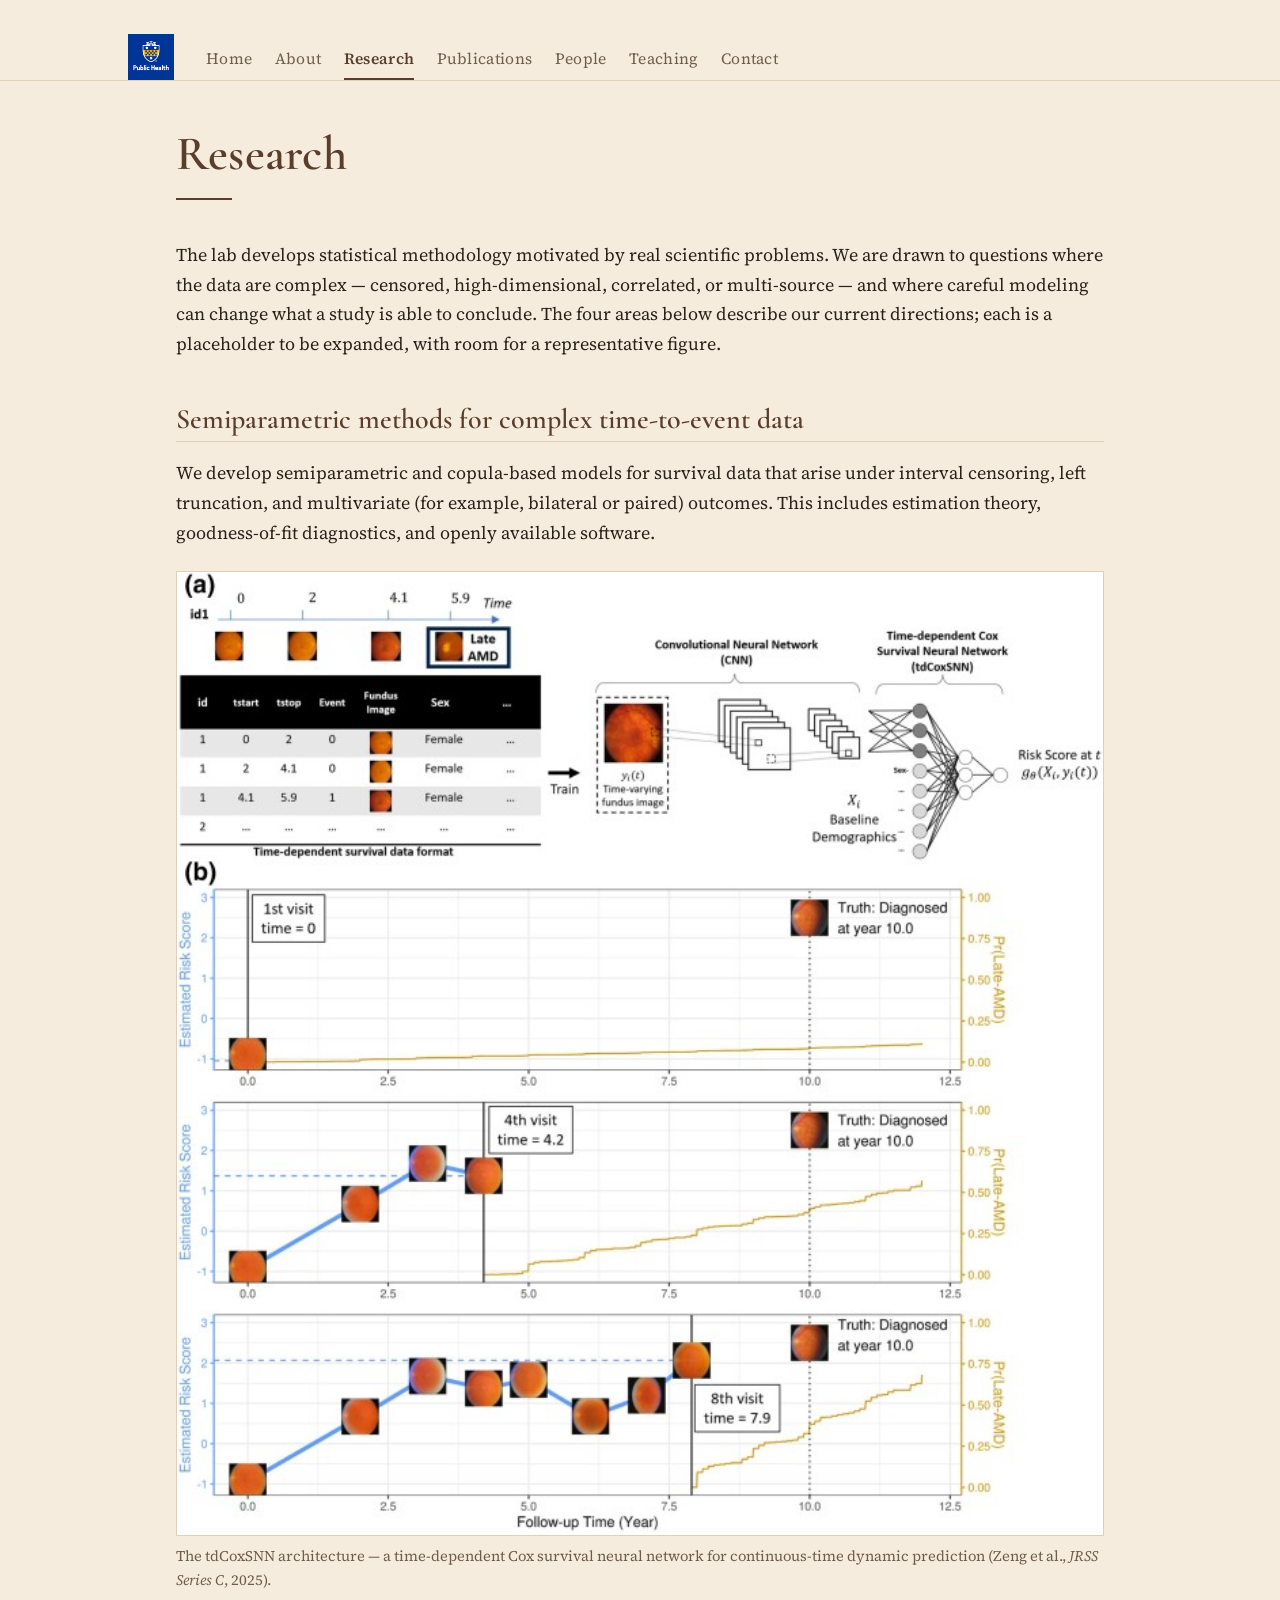
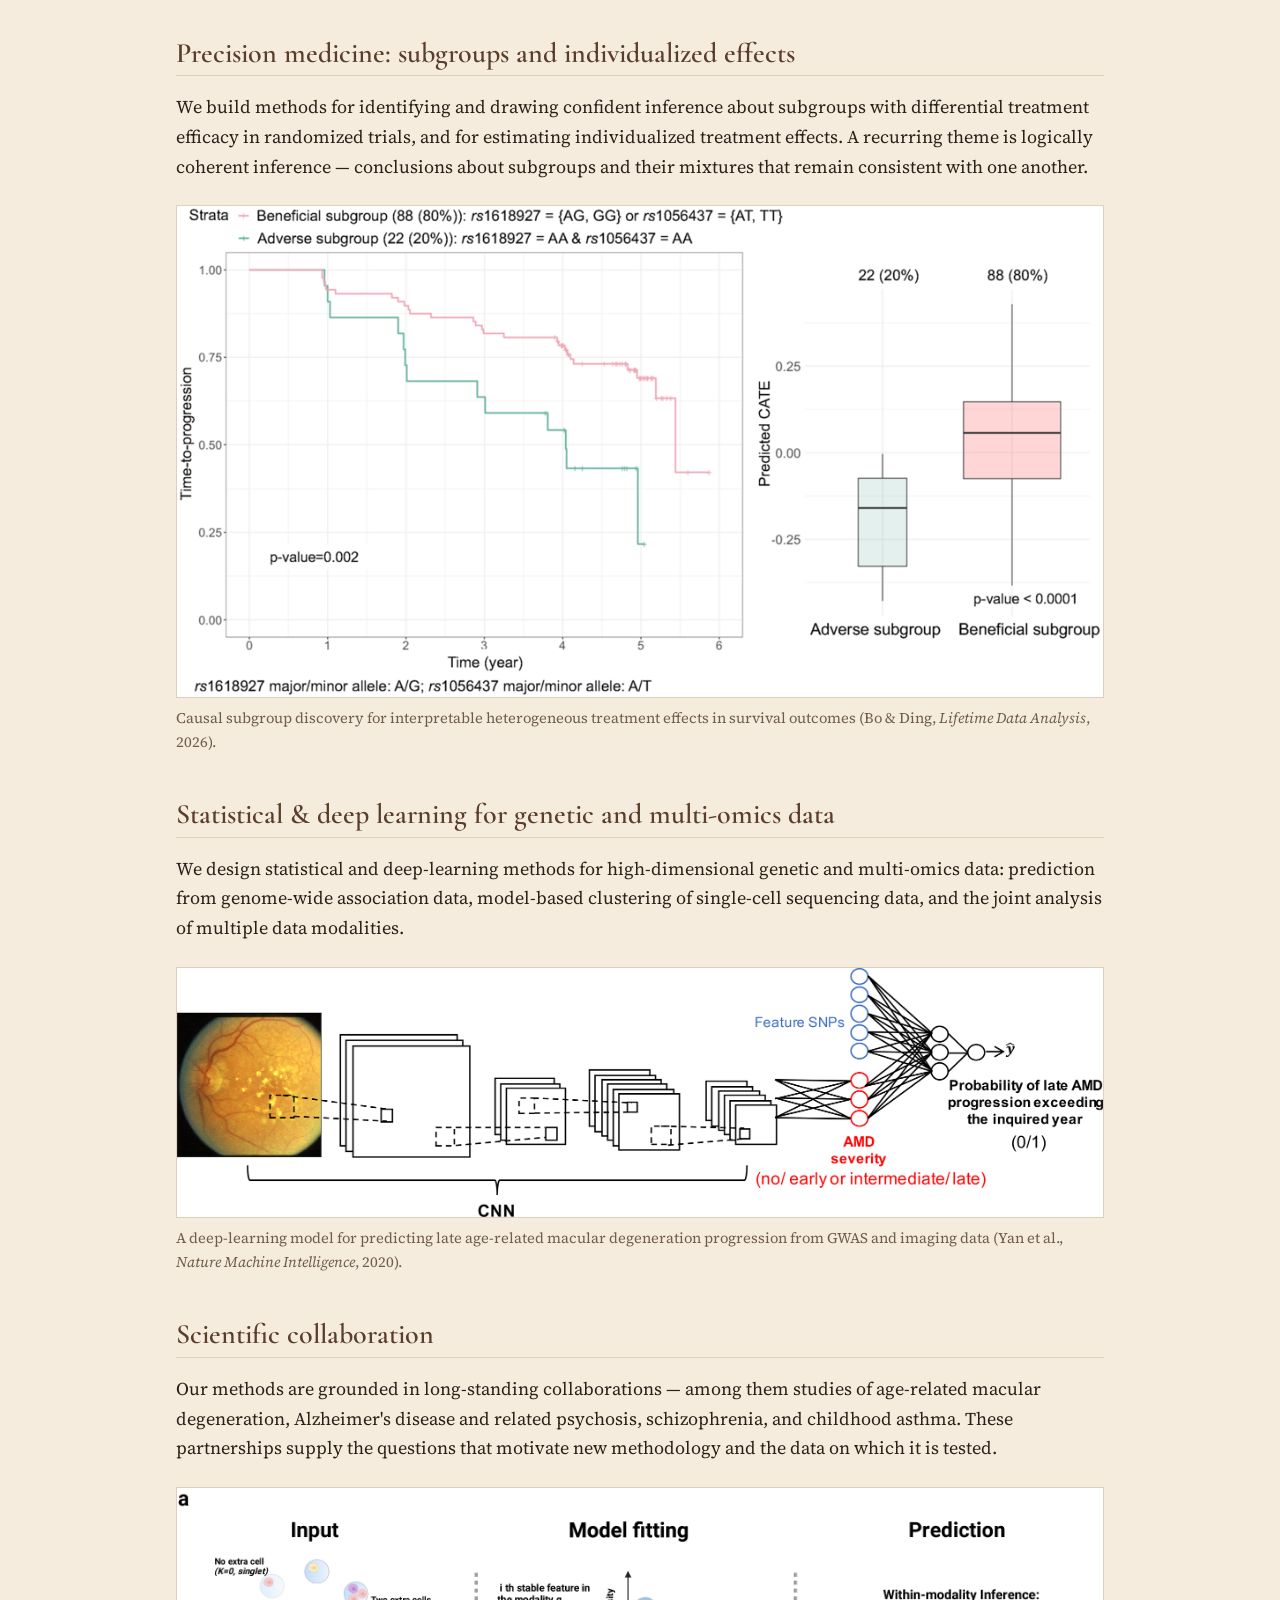
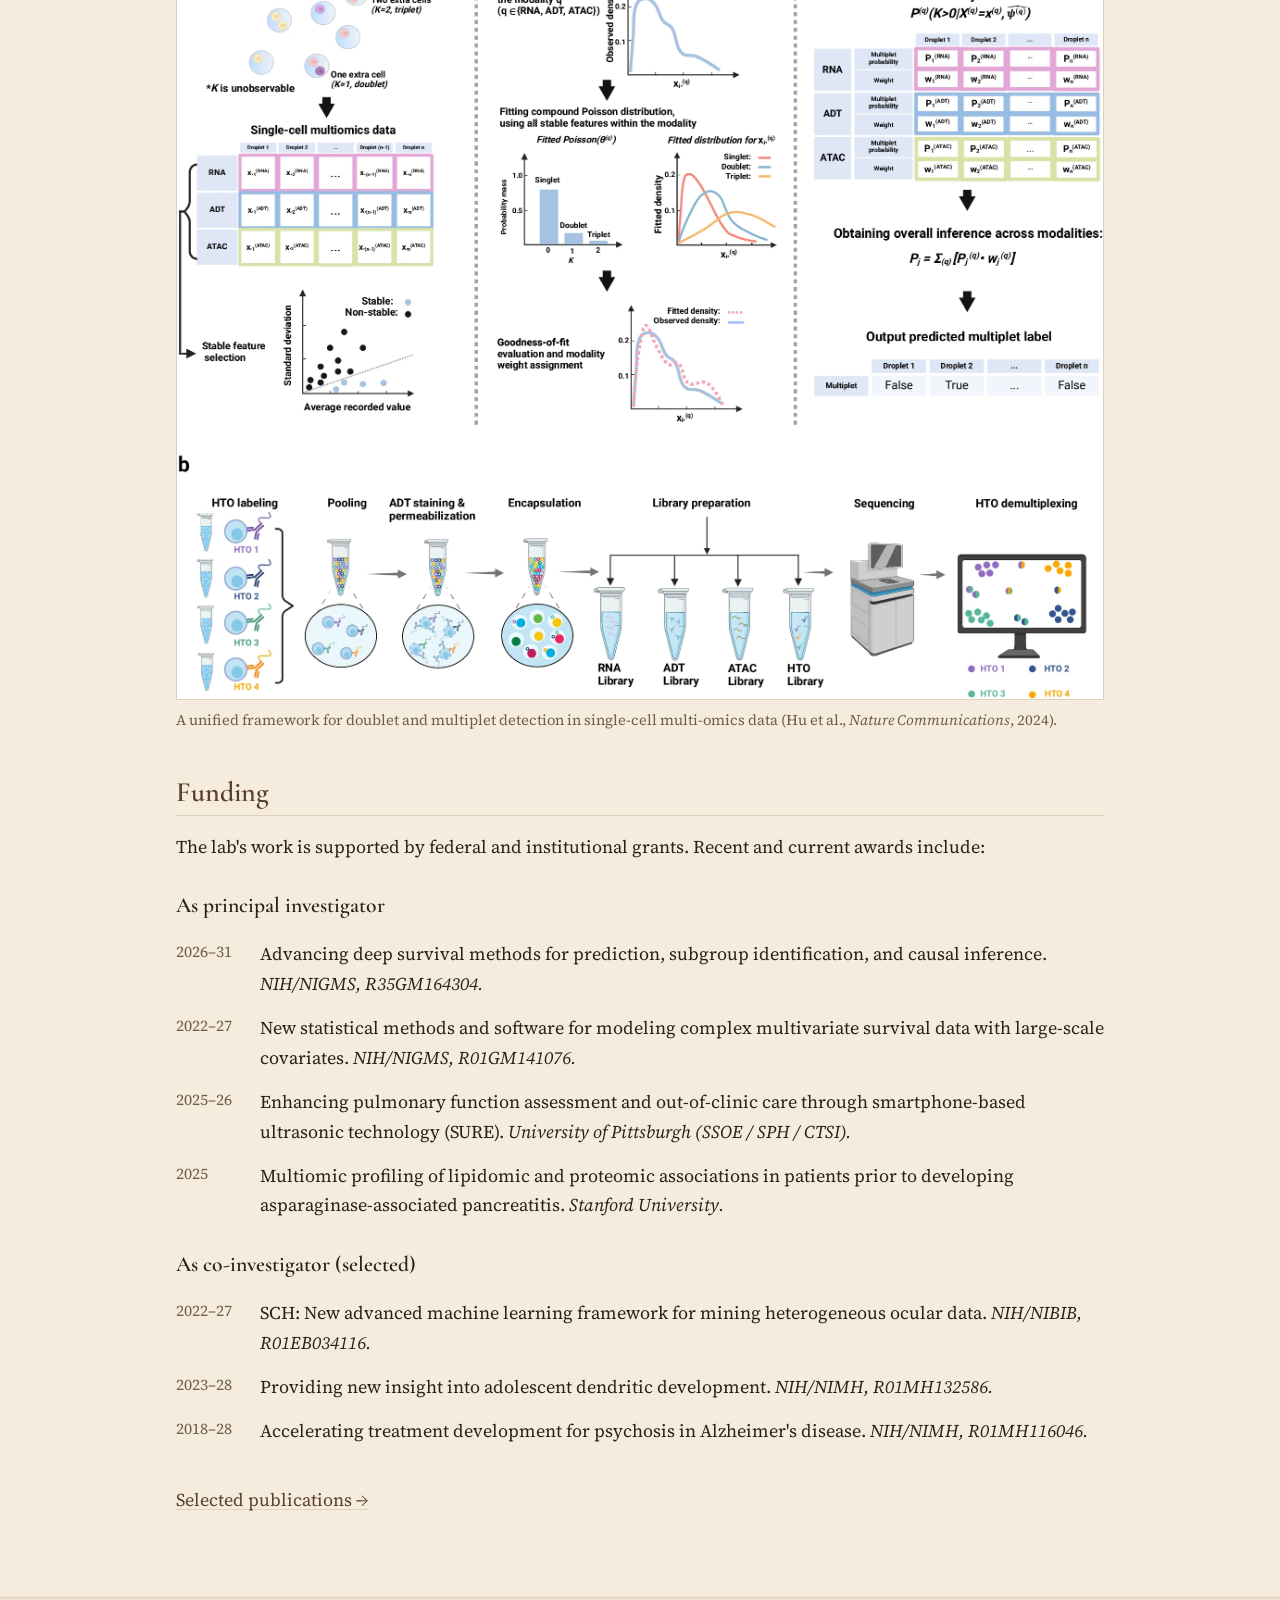
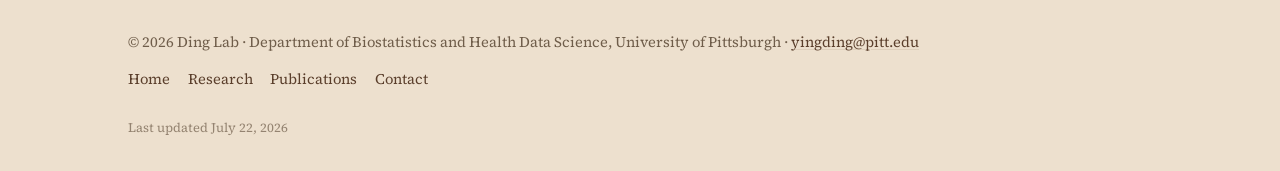
<file: research.html>
<!DOCTYPE html>
<html lang="en">
<head>
  <meta charset="utf-8">
  <meta name="viewport" content="width=device-width, initial-scale=1">
  <title>Research — Ding Lab</title>
  <meta name="description" content="Research areas of the Ding Lab: semiparametric survival methods, precision medicine, and statistical and deep-learning methods for genetic and multi-omics data.">
  <link rel="preconnect" href="https://fonts.googleapis.com">
  <link rel="preconnect" href="https://fonts.gstatic.com" crossorigin>
  <link rel="stylesheet" href="https://fonts.googleapis.com/css2?family=Cormorant+Garamond:ital,wght@0,500;0,600;1,500;1,600&family=Source+Serif+4:ital,wght@0,400;0,600;1,400&display=swap">
  <link rel="stylesheet" href="assets/css/style.css">
</head>
<body>
  <a class="skip-link" href="#main">Skip to content</a>

  <!-- ===== SHARED HEADER — keep identical across all pages (only aria-current moves) ===== -->
  <header class="site-header">
    <div class="wrap site-header-inner">
      <a class="site-badge-link" href="https://www.publichealth.pitt.edu/">
        <img class="site-badge" src="assets/img/School_of_Public_Health.png" alt="University of Pittsburgh School of Public Health">
      </a>
      <nav class="main-nav" aria-label="Primary">
        <ul>
          <li><a href="index.html">Home</a></li>
          <li><a href="about.html">About</a></li>
          <li><a href="research.html" aria-current="page">Research</a></li>
          <li><a href="publications.html">Publications</a></li>
          <li><a href="people.html">People</a></li>
          <li><a href="teaching.html">Teaching</a></li>
          <li><a href="contact.html">Contact</a></li>
        </ul>
      </nav>
    </div>
  </header>
  <!-- ===== /SHARED HEADER ===== -->

  <main id="main">
    <div class="page-header">
      <h1 class="page-title">Research</h1>
      <hr class="rule">
    </div>

    <section aria-label="Overview">
      <!-- TODO: replace with Dr. Ding's own framing of the lab's research program. -->
      <p>The lab develops statistical methodology motivated by real scientific problems. We are
      drawn to questions where the data are complex &mdash; censored, high-dimensional, correlated,
      or multi-source &mdash; and where careful modeling can change what a study is able to conclude.
      The four areas below describe our current directions; each is a placeholder to be expanded,
      with room for a representative figure.</p>
    </section>

    <section aria-labelledby="area-survival">
      <h2 id="area-survival">Semiparametric methods for complex time-to-event data</h2>
      <!-- TODO: expand. Copula models; interval-censored and bivariate survival; goodness-of-fit. -->
      <p>We develop semiparametric and copula-based models for survival data that arise under
      interval censoring, left truncation, and multivariate (for example, bilateral or paired)
      outcomes. This includes estimation theory, goodness-of-fit diagnostics, and openly available
      software.</p>
      <figure class="research-figure">
        <img src="assets/img/tdCoxSNN.jpg" alt="Architecture of the tdCoxSNN time-dependent Cox survival neural network">
        <figcaption>The tdCoxSNN architecture &mdash; a time-dependent Cox survival neural network for
        continuous-time dynamic prediction (Zeng et al., <em>JRSS Series C</em>, 2025).</figcaption>
      </figure>
    </section>

    <section aria-labelledby="area-precision">
      <h2 id="area-precision">Precision medicine: subgroups and individualized effects</h2>
      <!-- TODO: expand. Confident subgroup inference; SNP-by-treatment; ITE estimation; multiple testing. -->
      <p>We build methods for identifying and drawing confident inference about subgroups with
      differential treatment efficacy in randomized trials, and for estimating individualized
      treatment effects. A recurring theme is logically coherent inference &mdash; conclusions about
      subgroups and their mixtures that remain consistent with one another.</p>
      <figure class="research-figure">
        <img src="assets/img/Causal_subgroup.jpg" alt="Causal subgroup discovery for heterogeneous treatment effects">
        <figcaption>Causal subgroup discovery for interpretable heterogeneous treatment effects in
        survival outcomes (Bo &amp; Ding, <em>Lifetime Data Analysis</em>, 2026).</figcaption>
      </figure>
    </section>

    <section aria-labelledby="area-omics">
      <h2 id="area-omics">Statistical &amp; deep learning for genetic and multi-omics data</h2>
      <!-- TODO: expand. GWAS-based prediction; single-cell clustering; multi-omics integration. -->
      <p>We design statistical and deep-learning methods for high-dimensional genetic and multi-omics
      data: prediction from genome-wide association data, model-based clustering of single-cell
      sequencing data, and the joint analysis of multiple data modalities.</p>
      <figure class="research-figure">
        <img src="assets/img/Model_overveiw_panel.jpg" alt="Deep-learning model overview for predicting AMD progression">
        <figcaption>A deep-learning model for predicting late age-related macular degeneration
        progression from GWAS and imaging data (Yan et al., <em>Nature Machine Intelligence</em>, 2020).</figcaption>
      </figure>
    </section>

    <section aria-labelledby="area-collab">
      <h2 id="area-collab">Scientific collaboration</h2>
      <!-- TODO: expand or link to collaborators. AMD, Alzheimer's/psychosis, schizophrenia, asthma. -->
      <p>Our methods are grounded in long-standing collaborations &mdash; among them studies of
      age-related macular degeneration, Alzheimer's disease and related psychosis, schizophrenia,
      and childhood asthma. These partnerships supply the questions that motivate new methodology and
      the data on which it is tested.</p>
      <figure class="research-figure">
        <img src="assets/img/Single_cell_doublet_detection_overview.webp" alt="Overview of a unified framework for doublet detection in single-cell multi-omics data">
        <figcaption>A unified framework for doublet and multiplet detection in single-cell multi-omics
        data (Hu et al., <em>Nature Communications</em>, 2024).</figcaption>
      </figure>
    </section>

    <section aria-labelledby="funding-heading">
      <h2 id="funding-heading">Funding</h2>
      <!-- TODO: keep this list to CURRENT/active grants; add or remove as awards change.
           Dollar amounts are intentionally omitted (standard for a public page). -->
      <p>The lab's work is supported by federal and institutional grants. Recent and current awards include:</p>

      <h3>As principal investigator</h3>
      <ul class="stack-list">
        <li><span class="yr">2026&ndash;31</span><span>Advancing deep survival methods for prediction, subgroup identification, and causal inference. <em>NIH/NIGMS, R35GM164304.</em></span></li>
        <li><span class="yr">2022&ndash;27</span><span>New statistical methods and software for modeling complex multivariate survival data with large-scale covariates. <em>NIH/NIGMS, R01GM141076.</em></span></li>
        <li><span class="yr">2025&ndash;26</span><span>Enhancing pulmonary function assessment and out-of-clinic care through smartphone-based ultrasonic technology (SURE). <em>University of Pittsburgh (SSOE / SPH / CTSI).</em></span></li>
        <li><span class="yr">2025</span><span>Multiomic profiling of lipidomic and proteomic associations in patients prior to developing asparaginase-associated pancreatitis. <em>Stanford University.</em></span></li>
      </ul>

      <h3>As co-investigator (selected)</h3>
      <ul class="stack-list">
        <li><span class="yr">2022&ndash;27</span><span>SCH: New advanced machine learning framework for mining heterogeneous ocular data. <em>NIH/NIBIB, R01EB034116.</em></span></li>
        <li><span class="yr">2023&ndash;28</span><span>Providing new insight into adolescent dendritic development. <em>NIH/NIMH, R01MH132586.</em></span></li>
        <li><span class="yr">2018&ndash;28</span><span>Accelerating treatment development for psychosis in Alzheimer's disease. <em>NIH/NIMH, R01MH116046.</em></span></li>
      </ul>
    </section>

    <p style="margin-top:2.5rem;"><a href="publications.html">Selected publications &rarr;</a></p>
  </main>

  <!-- ===== SHARED FOOTER — keep identical across all pages ===== -->
  <footer class="site-footer">
    <div class="wrap foot-inner">
      <!-- TODO: update the year (or wire up a small script) -->
      <p>&copy; 2026 Ding Lab &middot; Department of Biostatistics and Health Data Science, <span class="pitt">University of Pittsburgh</span> &middot; <a href="mailto:yingding@pitt.edu">yingding@pitt.edu</a></p>
      <nav aria-label="Footer">
        <ul>
          <li><a href="index.html">Home</a></li>
          <li><a href="research.html">Research</a></li>
          <li><a href="publications.html">Publications</a></li>
          <li><a href="contact.html">Contact</a></li>
        </ul>
      </nav>
      <p class="last-updated">Last updated July 22, 2026</p>
    </div>
  </footer>
  <!-- ===== /SHARED FOOTER ===== -->
</body>
</html>
</file>
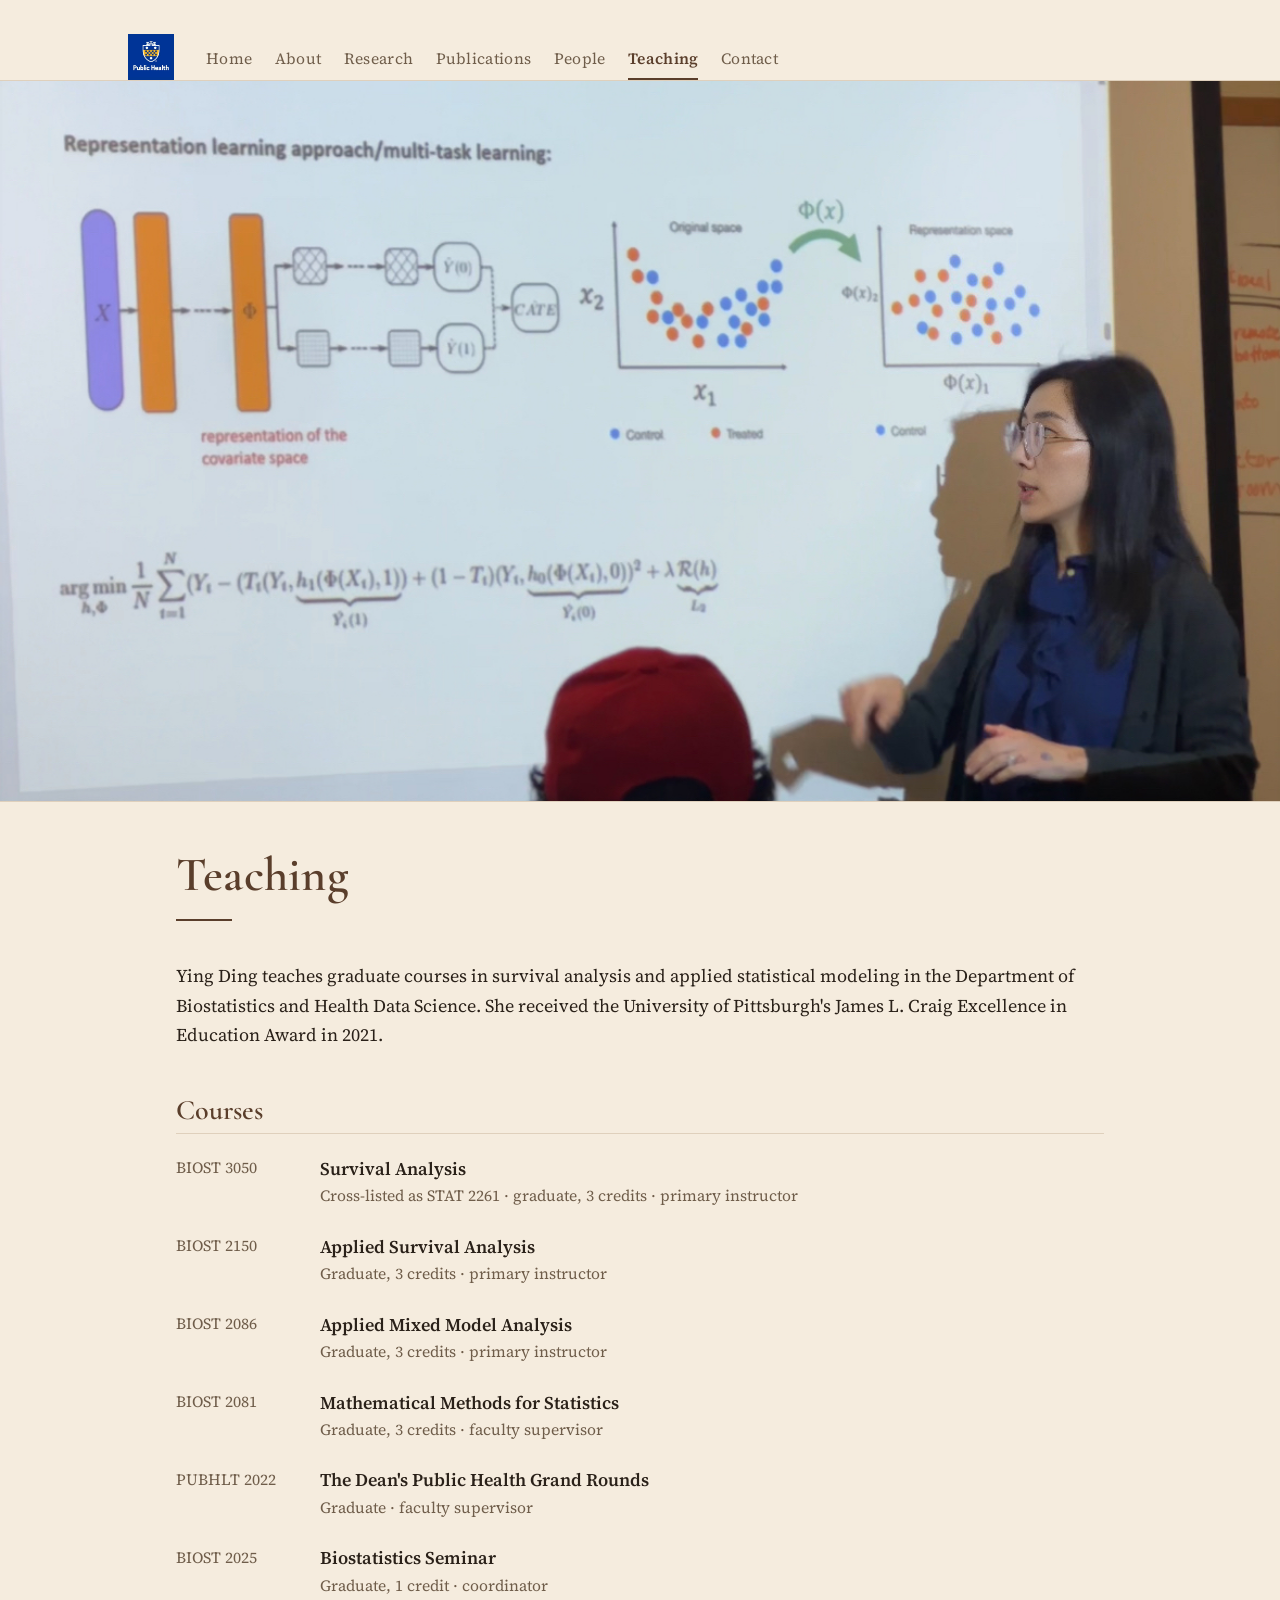
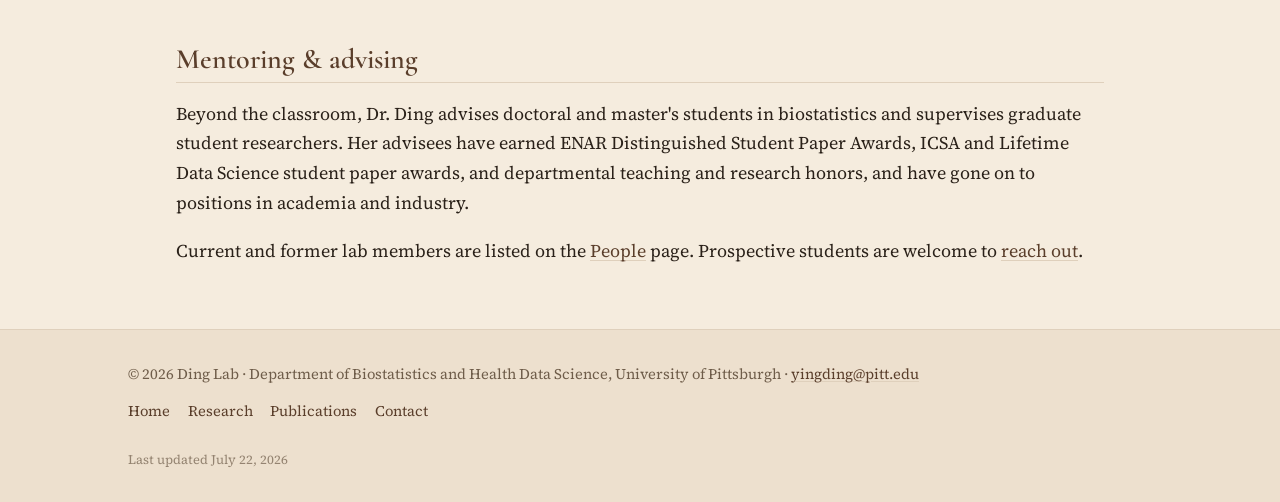
<file: teaching.html>
<!DOCTYPE html>
<html lang="en">
<head>
  <meta charset="utf-8">
  <meta name="viewport" content="width=device-width, initial-scale=1">
  <title>Teaching — Ding Lab</title>
  <meta name="description" content="Courses taught and student mentoring by Ying Ding in the Department of Biostatistics at the University of Pittsburgh.">
  <link rel="preconnect" href="https://fonts.googleapis.com">
  <link rel="preconnect" href="https://fonts.gstatic.com" crossorigin>
  <link rel="stylesheet" href="https://fonts.googleapis.com/css2?family=Cormorant+Garamond:ital,wght@0,500;0,600;1,500;1,600&family=Source+Serif+4:ital,wght@0,400;0,600;1,400&display=swap">
  <link rel="stylesheet" href="assets/css/style.css">
</head>
<body>
  <a class="skip-link" href="#main">Skip to content</a>

  <!-- ===== SHARED HEADER — keep identical across all pages (only aria-current moves) ===== -->
  <header class="site-header">
    <div class="wrap site-header-inner">
      <a class="site-badge-link" href="https://www.publichealth.pitt.edu/">
        <img class="site-badge" src="assets/img/School_of_Public_Health.png" alt="University of Pittsburgh School of Public Health">
      </a>
      <nav class="main-nav" aria-label="Primary">
        <ul>
          <li><a href="index.html">Home</a></li>
          <li><a href="about.html">About</a></li>
          <li><a href="research.html">Research</a></li>
          <li><a href="publications.html">Publications</a></li>
          <li><a href="people.html">People</a></li>
          <li><a href="teaching.html" aria-current="page">Teaching</a></li>
          <li><a href="contact.html">Contact</a></li>
        </ul>
      </nav>
    </div>
  </header>
  <!-- ===== /SHARED HEADER ===== -->

  <!-- Teaching banner: full-bleed 16:9 band. teaching.jpg is natively 16:9, so it fills the
       space with no cropping; a differently-shaped photo would be centre-cropped to fit.
       TODO: update the alt text to describe the photo accurately. -->
  <figure class="page-banner">
    <img src="assets/img/teaching.jpg" alt="Ying Ding teaching a graduate biostatistics class">
  </figure>

  <main id="main">
    <div class="page-header">
      <h1 class="page-title">Teaching</h1>
      <hr class="rule">
    </div>

    <section aria-label="Overview">
      <!-- TODO: edit framing as desired. -->
      <p>Ying Ding teaches graduate courses in survival analysis and applied statistical modeling in
      the Department of Biostatistics and Health Data Science. She received the
      <span class="pitt">University of Pittsburgh</span>'s James L. Craig Excellence in Education
      Award in 2021.</p>
    </section>

    <section aria-labelledby="courses-heading">
      <h2 id="courses-heading">Courses</h2>
      <!-- TODO: confirm course numbers/terms each year; the Pitt catalog is the source of truth. -->
      <div class="cv-list">
        <div class="cv-item">
          <span class="cv-when">BIOST 3050</span>
          <p class="cv-what"><span class="cv-role">Survival Analysis</span>
            <span class="cv-where">Cross-listed as STAT 2261 &middot; graduate, 3 credits &middot; primary instructor</span></p>
        </div>
        <div class="cv-item">
          <span class="cv-when">BIOST 2150</span>
          <p class="cv-what"><span class="cv-role">Applied Survival Analysis</span>
            <span class="cv-where">Graduate, 3 credits &middot; primary instructor</span></p>
        </div>
        <div class="cv-item">
          <span class="cv-when">BIOST 2086</span>
          <p class="cv-what"><span class="cv-role">Applied Mixed Model Analysis</span>
            <span class="cv-where">Graduate, 3 credits &middot; primary instructor</span></p>
        </div>
        <div class="cv-item">
          <span class="cv-when">BIOST 2081</span>
          <p class="cv-what"><span class="cv-role">Mathematical Methods for Statistics</span>
            <span class="cv-where">Graduate, 3 credits &middot; faculty supervisor</span></p>
        </div>
        <div class="cv-item">
          <span class="cv-when">PUBHLT 2022</span>
          <p class="cv-what"><span class="cv-role">The Dean's Public Health Grand Rounds</span>
            <span class="cv-where">Graduate &middot; faculty supervisor</span></p>
        </div>
        <div class="cv-item">
          <span class="cv-when">BIOST 2025</span>
          <p class="cv-what"><span class="cv-role">Biostatistics Seminar</span>
            <span class="cv-where">Graduate, 1 credit &middot; coordinator</span></p>
        </div>
      </div>
    </section>

    <section aria-labelledby="mentoring-heading">
      <h2 id="mentoring-heading">Mentoring &amp; advising</h2>
      <!-- TODO: edit to Dr. Ding's preferred description of her mentoring. -->
      <p>Beyond the classroom, Dr. Ding advises doctoral and master's students in biostatistics and
      supervises graduate student researchers. Her advisees have earned ENAR Distinguished Student
      Paper Awards, ICSA and Lifetime Data Science student paper awards, and departmental teaching
      and research honors, and have gone on to positions in academia and industry.</p>

      <p>Current and former lab members are listed on the <a href="people.html">People</a> page.
      Prospective students are welcome to <a href="contact.html">reach out</a>.</p>
    </section>
  </main>

  <!-- ===== SHARED FOOTER — keep identical across all pages ===== -->
  <footer class="site-footer">
    <div class="wrap foot-inner">
      <!-- TODO: update the year (or wire up a small script) -->
      <p>&copy; 2026 Ding Lab &middot; Department of Biostatistics and Health Data Science, <span class="pitt">University of Pittsburgh</span> &middot; <a href="mailto:yingding@pitt.edu">yingding@pitt.edu</a></p>
      <nav aria-label="Footer">
        <ul>
          <li><a href="index.html">Home</a></li>
          <li><a href="research.html">Research</a></li>
          <li><a href="publications.html">Publications</a></li>
          <li><a href="contact.html">Contact</a></li>
        </ul>
      </nav>
      <p class="last-updated">Last updated July 22, 2026</p>
    </div>
  </footer>
  <!-- ===== /SHARED FOOTER ===== -->
</body>
</html>
</file>
<file: assets/css/style.css>
/* ==========================================================================
   Ying Ding Lab — shared stylesheet
   Classical academic elegance with a warm, luxe register:
   "high-priced wood" — walnut/espresso browns on a soft warm-beige ground.
   Restrained on purpose. Edit palette below.
   ========================================================================== */

:root {
  /* Color palette (warm "wood + skin", AA-checked) */
  --bg:            #F5ECDE;  /* warm light beige page background */
  --bg-panel:      #EDE0CE;  /* soft warm sand: footer, callouts, headshot */
  --text:          #2A2119;  /* primary text, dark espresso */
  --text-muted:    #6F5D4A;  /* secondary text, warm taupe */
  --accent:        #5A3E2B;  /* walnut brown: headings, links, rules */
  --accent-dark:   #3E2A1C;  /* hover / pressed */
  --hairline:      #DFD0BC;  /* borders, dividers */
  --pitt-blue:     #003594;  /* University of Pittsburgh official blue */

  /* Type */
  --font-head: "Cormorant Garamond", Georgia, "Times New Roman", serif;
  --font-body: "Source Serif 4", Georgia, "Times New Roman", serif;

  /* Measure & rhythm */
  --wrap:  66rem;   /* header / footer width */
  --prose: 60rem;   /* reading measure (wide, per request for narrow margins) */
  --pad:   1rem;
}

/* ------------------------------------------------------------------ Reset-ish */
*,
*::before,
*::after { box-sizing: border-box; }

html { -webkit-text-size-adjust: 100%; }

body {
  margin: 0;
  background: var(--bg);
  color: var(--text);
  font-family: var(--font-body);
  font-size: 1.125rem;      /* 18px */
  line-height: 1.65;
  font-weight: 400;
  text-rendering: optimizeLegibility;
  -webkit-font-smoothing: antialiased;
}

img { max-width: 100%; height: auto; display: block; }

/* -------------------------------------------------------------- Skip link */
.skip-link {
  position: absolute;
  left: -9999px;
  top: 0;
  background: var(--accent);
  color: #fff;
  padding: 0.5rem 1rem;
  z-index: 100;
  text-decoration: none;
}
.skip-link:focus {
  left: 0.75rem;
  top: 0.75rem;
}

/* --------------------------------------------------------------- Wrappers */
.wrap {
  width: 100%;
  max-width: var(--wrap);
  margin-inline: auto;
  padding-inline: var(--pad);
}

/* ---------------------------------------------------------------- Header */
.site-header {
  border-bottom: 1px solid var(--hairline);
  padding-block: 2.1rem 0;
}
/* One masthead row: institution badge on the left, primary nav to its right. */
.site-header-inner {
  display: flex;
  align-items: flex-end;
  gap: 0.75rem 2rem;
  flex-wrap: wrap;
}
.site-badge-link {
  display: inline-flex;
  flex: 0 0 auto;
  text-decoration: none;
}
.site-badge {
  height: 46px;
  width: auto;
  display: block;
}

/* Navigation */
.main-nav {
  margin: 0;
}
.main-nav ul {
  list-style: none;
  margin: 0;
  padding: 0;
  display: flex;
  flex-wrap: wrap;
  gap: 0.25rem 1.4rem;
}
.main-nav a {
  display: inline-block;
  padding: 0.35rem 0;
  font-size: 0.98rem;
  letter-spacing: 0.02em;
  color: var(--text-muted);
  text-decoration: none;
  border-bottom: 2px solid transparent;
  transition: color 120ms ease, border-color 120ms ease;
}
.main-nav a:hover,
.main-nav a:focus-visible {
  color: var(--accent);
  border-bottom-color: var(--hairline);
}
.main-nav a[aria-current="page"] {
  color: var(--accent);
  font-weight: 600;
  border-bottom-color: var(--accent);
}

/* ------------------------------------------------------------------ Main */
main {
  max-width: var(--prose);
  margin-inline: auto;
  padding: 3rem var(--pad) 4rem;
}

/* Page header block */
.page-header { margin-bottom: 2.5rem; }
.page-title {
  font-family: var(--font-head);
  font-weight: 600;
  font-size: clamp(2.2rem, 5vw, 3rem);
  line-height: 1.08;
  letter-spacing: 0.005em;
  color: var(--accent);
  margin: 0;
}
.page-header .rule {
  width: 3.5rem;
  height: 2px;
  background: var(--accent);
  border: 0;
  margin: 1.1rem 0 0;
}

/* Lead paragraph — used on the warmer pages */
.lead {
  font-size: 1.3rem;
  line-height: 1.55;
  color: var(--text);
  margin: 1.4rem 0 1.9rem;   /* bottom margin gives a clear break before the next paragraph */
}
.lead-italic {
  font-family: var(--font-head);
  font-size: 1.5rem;
  font-style: italic;
  color: var(--accent);
  line-height: 1.4;
  margin: 1rem 0 0;
}

/* ----------------------------------------------------------- Typography */
h2 {
  font-family: var(--font-head);
  font-weight: 600;
  font-size: 1.75rem;
  line-height: 1.15;
  color: var(--accent);
  margin: 2.75rem 0 1rem;
  padding-bottom: 0.4rem;
  border-bottom: 1px solid var(--hairline);
}
h3 {
  font-family: var(--font-head);
  font-weight: 600;
  font-size: 1.35rem;
  line-height: 1.2;
  color: var(--text);
  margin: 2rem 0 0.5rem;
}
p { margin: 0 0 1.15rem; }
main > section > p:last-child { margin-bottom: 0; }

a {
  color: var(--accent);
  text-decoration: underline;
  text-underline-offset: 0.14em;
  text-decoration-thickness: 1px;
  text-decoration-color: var(--hairline);
  transition: color 120ms ease, text-decoration-color 120ms ease;
}
a:hover,
a:focus-visible {
  color: var(--accent-dark);
  text-decoration-color: currentColor;
}

strong { font-weight: 600; }
em { font-style: italic; }

hr.divider {
  border: 0;
  border-top: 1px solid var(--hairline);
  margin: 2.5rem 0;
}

/* --------------------------------------------------- CV-style definition lists */
/* Education, appointments, courses: label + detail rows */
.cv-list {
  margin: 1.25rem 0 0;
  display: grid;
  gap: 1.4rem;
}
.cv-item {
  display: grid;
  grid-template-columns: 7.5rem 1fr;
  gap: 0.25rem 1.5rem;
}
.cv-item .cv-when {
  color: var(--text-muted);
  font-variant-numeric: tabular-nums;
  font-size: 0.98rem;
  padding-top: 0.1rem;
}
.cv-item .cv-what { margin: 0; }
.cv-item .cv-what .cv-role { font-weight: 600; }
.cv-item .cv-what .cv-where { color: var(--text-muted); display: block; font-size: 0.98rem; }

/* Simple stacked list (awards, plain items) */
.stack-list {
  margin: 1.25rem 0 0;
  padding: 0;
  list-style: none;
  display: grid;
  gap: 0.9rem;
}
.stack-list li {
  display: grid;
  grid-template-columns: 4rem 1fr;
  gap: 1.25rem;
}
.stack-list .yr {
  color: var(--text-muted);
  font-variant-numeric: tabular-nums;
  font-size: 0.98rem;
}

/* -------------------------------------------------------- Research interests */
/* Home page: each interest = title + description + a line of recent citations. */
.interests {
  margin: 1.5rem 0 0;
  display: grid;
  gap: 2.25rem;
}
.interest .i-title {
  font-family: var(--font-head);
  font-weight: 600;
  font-size: 1.35rem;
  line-height: 1.2;
  color: var(--accent);
  margin: 0 0 0.45rem;
}
.interest .i-desc { margin: 0 0 0.6rem; }
.interest .i-pubs {
  margin: 0;
  padding-left: 1.1rem;
  border-left: 2px solid var(--hairline);
  font-size: 0.95rem;
  line-height: 1.6;
  color: var(--text-muted);
}
.interest .i-pubs-label {
  display: block;
  font-family: var(--font-head);
  font-style: italic;
  font-size: 1.05rem;
  color: var(--accent);
}
.i-more { margin-top: 2.25rem; font-size: 0.95rem; }

/* --------------------------------------------------------------- News list */
.news {
  margin: 1.25rem 0 0;
  padding: 0;
  list-style: none;
  display: grid;
  gap: 1rem;
}
.news li {
  display: grid;
  grid-template-columns: 6rem 1fr;
  gap: 1.25rem;
}
.news .news-date {
  color: var(--text-muted);
  font-size: 0.92rem;
  font-variant-numeric: tabular-nums;
  padding-top: 0.05rem;
}
.news p { margin: 0; }

/* -------------------------------------------------------------- Publications */
.pub-year {
  font-family: var(--font-head);
  font-weight: 600;
  font-size: 1.75rem;
  color: var(--accent);
  margin: 2.75rem 0 1rem;
  padding-bottom: 0.4rem;
  border-bottom: 1px solid var(--hairline);
}
.pub-list {
  margin: 0;
  padding: 0;
  list-style: none;
  display: grid;
  gap: 1.4rem;
}
.pub-list li { padding-left: 1.1rem; border-left: 2px solid var(--hairline); }
.pub-list .pub-title { font-weight: 600; }
.pub-list .pub-venue { font-style: italic; color: var(--text-muted); }
.pub-list .pub-meta { display: block; margin-top: 0.2rem; font-size: 0.95rem; }

/* --------------------------------------------------------------- People */
.people-group { margin-top: 1rem; }
.person {
  display: grid;
  grid-template-columns: 12.5rem 1fr;
  gap: 0.15rem 1.75rem;
  padding: 0.7rem 0;
  border-bottom: 1px solid var(--hairline);
}
.person:last-child { border-bottom: 0; }
.person .p-name { font-weight: 600; }
.person .p-role { color: var(--text-muted); }

/* PI card — a little warmth on the People page */
.pi-card {
  display: grid;
  grid-template-columns: 9.5rem 1fr;
  gap: 1.75rem;
  align-items: start;
  margin-top: 1.5rem;
}
.pi-card .headshot {
  width: 9.5rem;
  border: 1px solid var(--hairline);
  background: var(--bg-panel);
}
.pi-card h3 { margin-top: 0; }
.pi-card .p-role { color: var(--text-muted); margin-top: -0.25rem; }

/* --------------------------------------------------------------- Callout */
/* Warm note — prospective students, contact aside */
.callout {
  background: var(--bg-panel);
  border-left: 3px solid var(--accent);
  padding: 1.25rem 1.5rem;
  margin: 2rem 0 0;
}
.callout p:last-child { margin-bottom: 0; }
.callout h2,
.callout h3 { border: 0; margin-top: 0; }
.callout .eeo { font-size: 0.88rem; color: var(--text-muted); margin-top: 0.75rem; }

/* Highlighted callout — used for the open postdoc position, so it reads clearly
   as a live announcement rather than ordinary body copy. */
.callout-open {
  border-left-width: 5px;
  padding: 1.6rem 1.75rem;
}
.callout-open h3 {
  font-size: 1.7rem;
  color: var(--accent);
  margin-bottom: 0.2rem;
}
.callout-open .open-tag {
  display: inline-block;
  margin-bottom: 0.55rem;
  font-family: var(--font-body);
  font-size: 0.78rem;
  font-weight: 600;
  letter-spacing: 0.09em;
  text-transform: uppercase;
  color: var(--accent);
}
.callout-open .open-lead {
  font-size: 1.1rem;
  font-weight: 600;
}

/* Contact details block */
.contact-list {
  margin: 1.5rem 0 0;
  display: grid;
  gap: 1.1rem;
}
.contact-list .c-row { display: grid; grid-template-columns: 7rem 1fr; gap: 1.25rem; }
.contact-list .c-label {
  color: var(--text-muted);
  font-size: 0.98rem;
  letter-spacing: 0.02em;
}
.contact-list .c-value { margin: 0; }

/* ---------------------------------------------------------------- Footer */
.site-footer {
  background: var(--bg-panel);
  border-top: 1px solid var(--hairline);
  color: var(--text-muted);
  padding-block: 2rem;
  font-size: 0.92rem;
}
.site-footer .foot-inner {
  display: flex;
  flex-wrap: wrap;
  justify-content: space-between;
  gap: 0.75rem 2rem;
}
.site-footer p { margin: 0; }
.site-footer a { color: var(--accent); }
.site-footer nav ul {
  list-style: none;
  margin: 0;
  padding: 0;
  display: flex;
  flex-wrap: wrap;
  gap: 0.25rem 1.1rem;
}
.site-footer nav a { text-decoration: none; }
.site-footer nav a:hover { text-decoration: underline; }
/* Deliberately understated: its own line at the very bottom, small and faint. */
.site-footer .last-updated {
  flex-basis: 100%;
  margin-top: 0.9rem;
  font-size: 0.8rem;
  opacity: 0.7;
}

/* ---------------------------------------------------------------- Hero (home) */
.hero {
  position: relative;
  background-color: var(--accent-dark);
  background-image: url("../img/pittsburgh.jpg");   /* swap this file to change the hero photo */
  background-size: cover;
  background-position: center;
  border-bottom: 1px solid var(--hairline);
}
.hero::before {
  /* solid warm wash (not a gradient) to keep overlaid text legible;
     deepen the alpha if you swap in a bright photo */
  content: "";
  position: absolute;
  inset: 0;
  background: rgba(42, 33, 25, 0.45);
}
.hero-inner {
  position: relative;
  max-width: var(--wrap);
  margin-inline: auto;
  padding: clamp(3.25rem, 11vw, 6.5rem) var(--pad);
  color: #F5ECDE;
}
.hero-title {
  font-family: var(--font-head);
  font-weight: 600;
  font-size: clamp(3rem, 10vw, 5.5rem);
  line-height: 1;
  letter-spacing: 0.01em;
  margin: 0;
  color: #F5ECDE;
}

/* ".pitt" spans are kept in the markup but no longer coloured — "University of
   Pittsburgh" now reads in the same colour as surrounding text. */
.pitt { color: inherit; }

/* -------------------------------------------- Affiliation inside the hero (home) */
/* Department + street address, directly under the "Ding Lab" hero title. */
.hero .affiliation-text { margin-top: 1rem; }
.hero .affiliation-text p { margin: 0; }
.hero .aff-dept { color: #F5ECDE; font-weight: 600; font-size: 1.15rem; }
.hero .aff-addr { color: #EDE0CE; font-size: 0.95rem; margin-top: 0.25rem; }

/* ------------------------------------------------- Full-bleed page banner (16:9) */
/* Used on teaching.html. Sits between the header and <main>, edge to edge. */
.page-banner {
  margin: 0;
  width: 100%;
  background: var(--bg-panel);
  border-bottom: 1px solid var(--hairline);
}
.page-banner img {
  display: block;
  width: 100%;
  aspect-ratio: 16 / 9;
  object-fit: cover;   /* a non-16:9 photo is centre-cropped rather than squashed */
  object-position: center;
}

/* -------------------------------------------------------------- Research figure */
figure.research-figure { margin: 1.5rem 0 0; }
figure.research-figure img {
  width: 100%;
  border: 1px solid var(--hairline);
  background: var(--bg-panel);
}
figure.research-figure figcaption {
  margin-top: 0.5rem;
  font-size: 0.92rem;
  color: var(--text-muted);
}

/* --------------------------------------------------------- People photo grid */
.people-grid {
  display: grid;
  grid-template-columns: repeat(auto-fill, minmax(150px, 1fr));
  gap: 2rem 1.5rem;
  margin-top: 1.5rem;
}
.member-card { margin: 0; }
.member-card .avatar {
  width: 100%;
  max-width: 160px;
  aspect-ratio: 1 / 1;
  object-fit: cover;
  object-position: center 20%;  /* bias toward faces; no effect on already-square photos */
  border-radius: 50%;
  border: 1px solid var(--hairline);
  background: var(--bg-panel);
}
.member-card figcaption { margin-top: 0.75rem; }
.member-card .m-name { font-weight: 600; margin: 0; }
.member-card .m-role { color: var(--text-muted); font-size: 0.95rem; margin: 0.1rem 0 0; }

/* ------------------------------------------------------------ Focus states */
:focus-visible {
  outline: 2px solid var(--accent);
  outline-offset: 2px;
}

/* --------------------------------------------------------------- Responsive */
@media (max-width: 34rem) {
  body { font-size: 1.06rem; }
  main { padding-top: 2.25rem; }
  .cv-item { grid-template-columns: 1fr; gap: 0.15rem; }
  .stack-list li { grid-template-columns: 3.25rem 1fr; gap: 0.85rem; }
  .news li { grid-template-columns: 1fr; gap: 0.15rem; }
  .contact-list .c-row { grid-template-columns: 1fr; gap: 0.1rem; }
  .pi-card { grid-template-columns: 1fr; gap: 1rem; }
  .pi-card .headshot { width: 8rem; }
  .lead { font-size: 1.2rem; }
  .people-grid { grid-template-columns: repeat(auto-fill, minmax(120px, 1fr)); gap: 1.5rem 1.25rem; }
  .member-card .avatar { max-width: 130px; }
  .person { grid-template-columns: 1fr; gap: 0.1rem; }
  .site-badge { height: 40px; }
}
</file>
